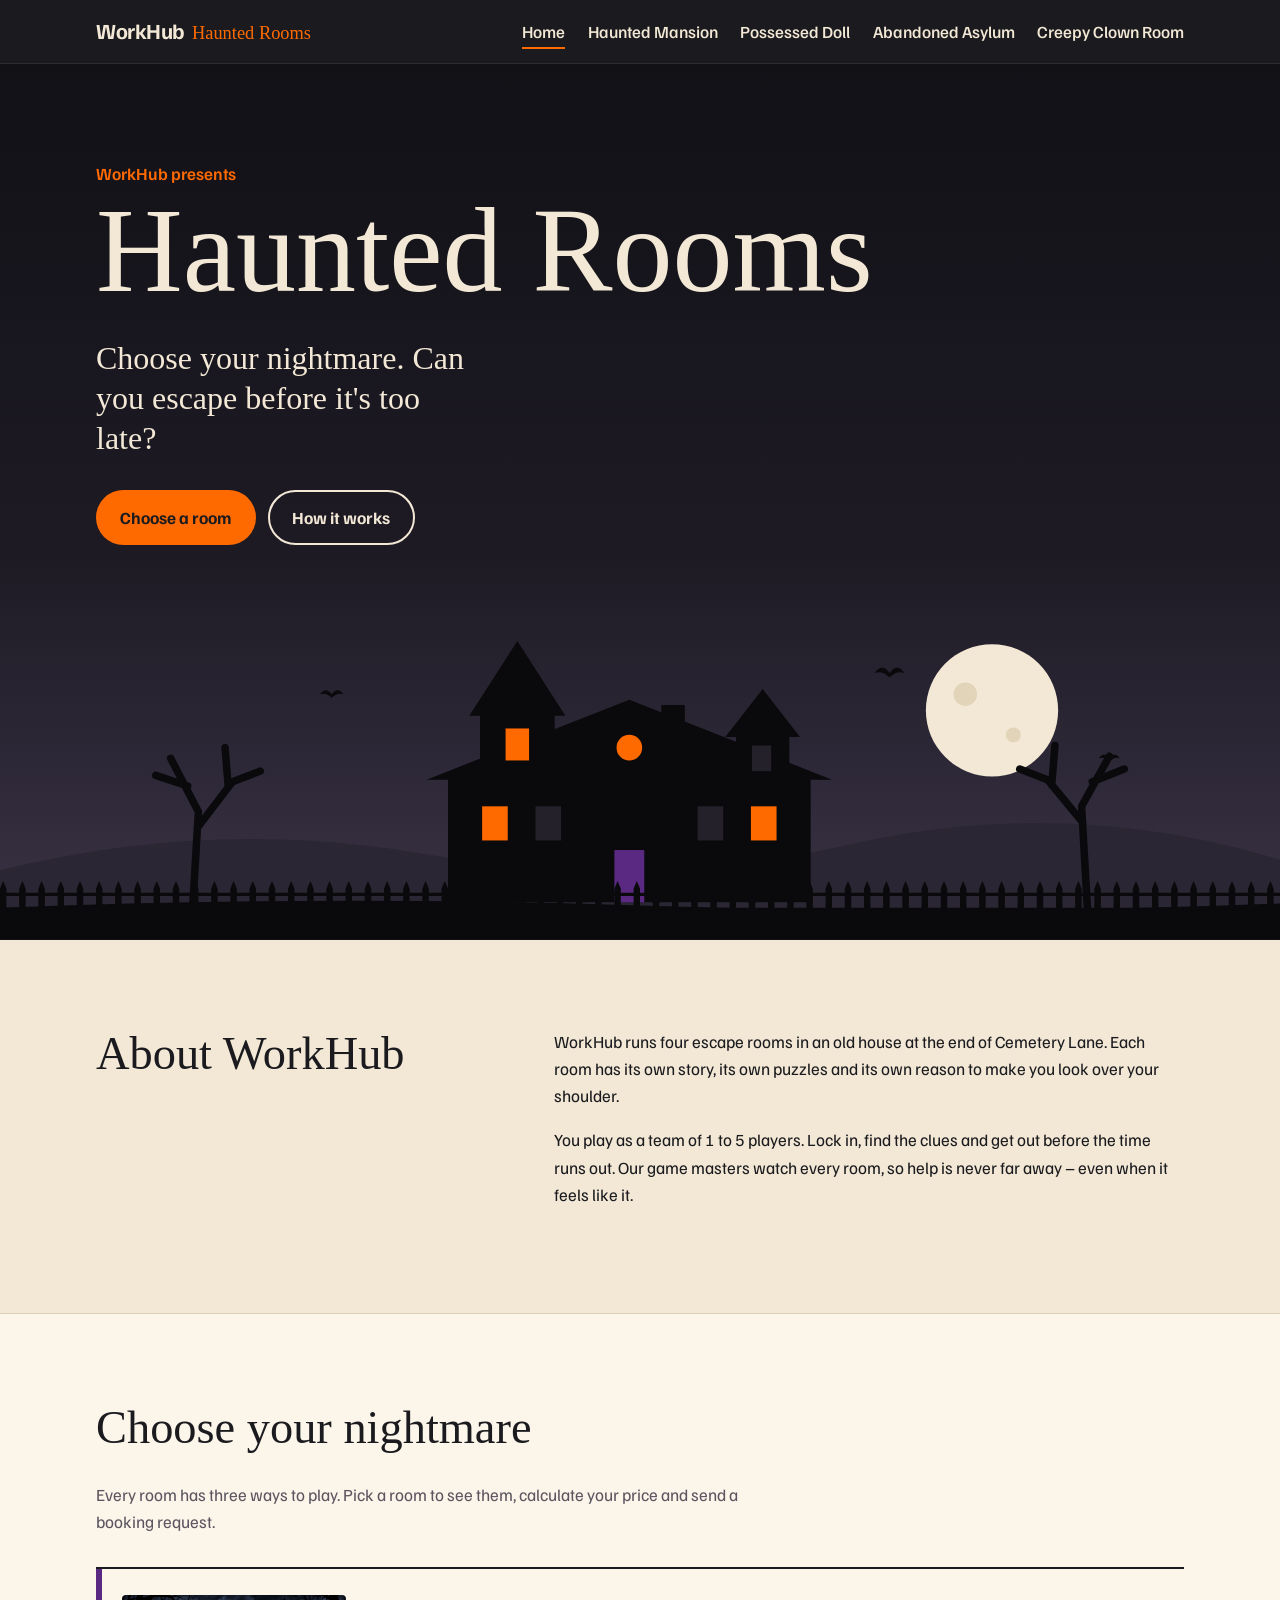
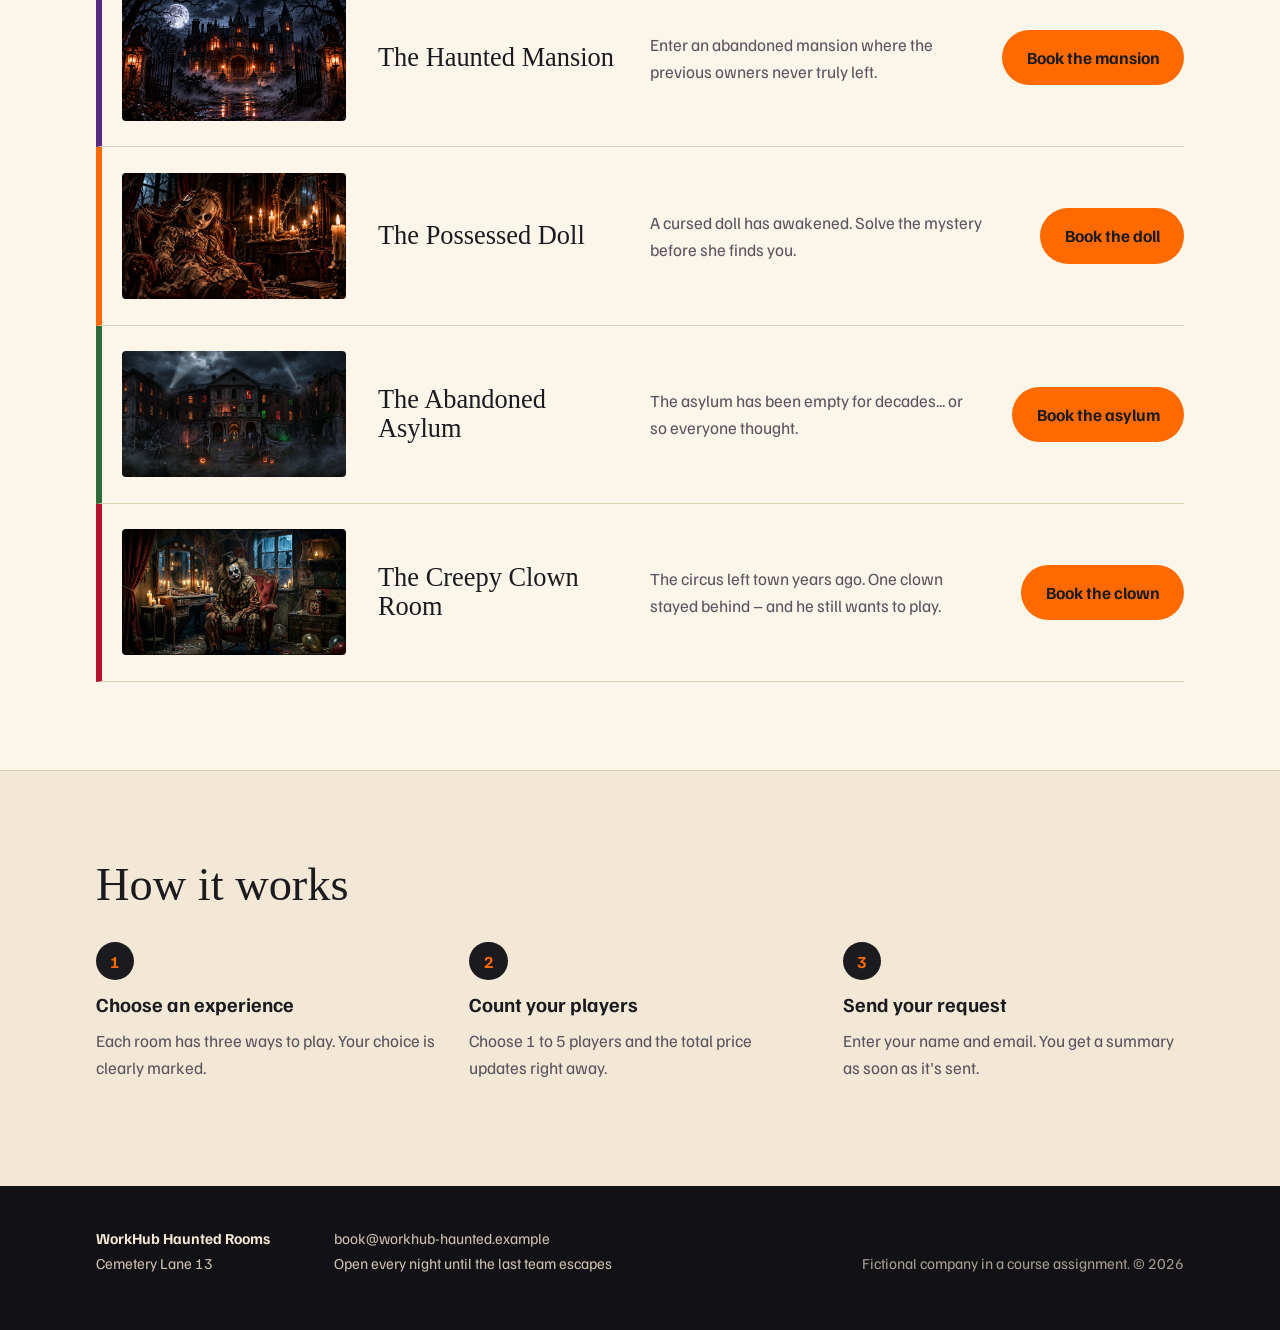
<file: index.html>
<!DOCTYPE html>
<html lang="en">
<head>
  <meta charset="UTF-8">
  <meta name="viewport" content="width=device-width, initial-scale=1">
  <link rel="preconnect" href="https://fonts.googleapis.com">
  <link rel="preconnect" href="https://fonts.gstatic.com" crossorigin>
  <link href="https://fonts.googleapis.com/css2?family=Familjen+Grotesk:wght@400;500;600;700&family=IM+Fell+English&display=swap" rel="stylesheet">
  <link rel="stylesheet" href="styles.css">
  <script src="app.js" defer></script>
  <title>Haunted Rooms – WorkHub escape rooms</title>
  <meta name="description" content="Four escape rooms from WorkHub. Choose your nightmare and book for 1 to 5 players.">
</head>
<body>
  <a class="skip-link" href="#main">Skip to content</a>

  <!-- Gemensamt sidhuvud: samma på alla sidor -->
  <header class="site-header">
    <div class="header-inner">
      <a class="logo" href="index.html">
        <span class="logo-name">WorkHub</span>
        <span class="logo-sub">Haunted Rooms</span>
      </a>

      <button class="nav-toggle" type="button" aria-expanded="false" aria-controls="site-nav">
        Menu
      </button>

      <nav id="site-nav" class="site-nav" aria-label="Main menu">
        <ul>
          <li><a href="index.html">Home</a></li>
          <li><a href="haunted-mansion.html">Haunted Mansion</a></li>
          <li><a href="possessed-doll.html">Possessed Doll</a></li>
          <li><a href="abandoned-asylum.html">Abandoned Asylum</a></li>
          <li><a href="creepy-clown.html">Creepy Clown Room</a></li>
        </ul>
      </nav>
    </div>
  </header>

  <main id="main">
    <!-- Hero -->
    <section class="hero" aria-labelledby="hero-title">
      <div class="hero-text">
        <p class="hero-kicker">WorkHub presents</p>
        <h1 id="hero-title">Haunted Rooms</h1>
        <p class="hero-lead">Choose your nightmare. Can you escape before it's too late?</p>
        <div class="hero-actions">
          <a class="button button-primary" href="#rooms">Choose a room</a>
          <a class="button button-light" href="#how">How it works</a>
        </div>
      </div>

      <!-- Spökhus i månsken: ren SVG, inga bildfiler -->
      <svg class="scene" viewBox="0 -80 1200 400" preserveAspectRatio="xMidYMax slice" aria-hidden="true" focusable="false">
        <circle class="moon" cx="930" cy="105" r="62"/>
        <circle class="moon-crater" cx="905" cy="90" r="11"/>
        <circle class="moon-crater" cx="950" cy="128" r="7"/>

        <g class="bats">
          <path d="M0 0 Q5 -7 10 0 Q15 -7 20 0 Q15 -2 10 3 Q5 -2 0 0Z" transform="translate(820 70) scale(1.4)"/>
          <path d="M0 0 Q5 -7 10 0 Q15 -7 20 0 Q15 -2 10 3 Q5 -2 0 0Z" transform="translate(1030 150)"/>
          <path d="M0 0 Q5 -7 10 0 Q15 -7 20 0 Q15 -2 10 3 Q5 -2 0 0Z" transform="translate(300 90) scale(1.1)"/>
        </g>

        <path class="hills" d="M0 255 Q200 205 400 240 T800 230 T1200 245 V320 H0 Z"/>

        <!-- Huset -->
        <path class="house" d="M420 285 V170 H400 L590 95 L780 170 H760 V285 Z
                               M450 170 V110 H440 L485 40 L530 110 H520 V170 Z
                               M690 170 V130 H680 L715 85 L750 130 H740 V170 Z
                               M620 140 V100 H642 V140 Z"/>
        <rect class="window" x="474" y="122" width="22" height="30"/>
        <circle class="window window-flicker" cx="590" cy="140" r="12"/>
        <rect class="window window-dark" x="705" y="138" width="18" height="24"/>
        <rect class="window" x="452" y="195" width="24" height="32"/>
        <rect class="window window-dark" x="502" y="195" width="24" height="32"/>
        <rect class="window window-dark" x="654" y="195" width="24" height="32"/>
        <rect class="window" x="704" y="195" width="24" height="32"/>
        <rect class="door" x="576" y="236" width="28" height="49"/>

        <!-- Kala träd -->
        <path class="tree" d="M180 300 L186 200 L160 150 M185 215 L218 172 L244 162 M176 176 L146 166 M214 177 L211 140"/>
        <path class="tree" d="M1020 300 L1014 195 L1040 148 M1015 210 L982 170 L956 160 M1024 172 L1054 160 M986 175 L989 138"/>

        <path class="ground" d="M0 290 Q300 278 600 288 T1200 286 V320 H0 Z"/>
        <path class="fence" d="M0 300 V272 L3 265 L6 272 V300 Z M18 300 V272 L21 265 L24 272 V300 Z M36 300 V272 L39 265 L42 272 V300 Z M54 300 V272 L57 265 L60 272 V300 Z M72 300 V272 L75 265 L78 272 V300 Z M90 300 V272 L93 265 L96 272 V300 Z M108 300 V272 L111 265 L114 272 V300 Z M126 300 V272 L129 265 L132 272 V300 Z M144 300 V272 L147 265 L150 272 V300 Z M162 300 V272 L165 265 L168 272 V300 Z M180 300 V272 L183 265 L186 272 V300 Z M198 300 V272 L201 265 L204 272 V300 Z M216 300 V272 L219 265 L222 272 V300 Z M234 300 V272 L237 265 L240 272 V300 Z M252 300 V272 L255 265 L258 272 V300 Z M270 300 V272 L273 265 L276 272 V300 Z M288 300 V272 L291 265 L294 272 V300 Z M306 300 V272 L309 265 L312 272 V300 Z M324 300 V272 L327 265 L330 272 V300 Z M342 300 V272 L345 265 L348 272 V300 Z M360 300 V272 L363 265 L366 272 V300 Z M378 300 V272 L381 265 L384 272 V300 Z M396 300 V272 L399 265 L402 272 V300 Z M414 300 V272 L417 265 L420 272 V300 Z M432 300 V272 L435 265 L438 272 V300 Z M450 300 V272 L453 265 L456 272 V300 Z M468 300 V272 L471 265 L474 272 V300 Z M486 300 V272 L489 265 L492 272 V300 Z M504 300 V272 L507 265 L510 272 V300 Z M522 300 V272 L525 265 L528 272 V300 Z M540 300 V272 L543 265 L546 272 V300 Z M558 300 V272 L561 265 L564 272 V300 Z M576 300 V272 L579 265 L582 272 V300 Z M594 300 V272 L597 265 L600 272 V300 Z M612 300 V272 L615 265 L618 272 V300 Z M630 300 V272 L633 265 L636 272 V300 Z M648 300 V272 L651 265 L654 272 V300 Z M666 300 V272 L669 265 L672 272 V300 Z M684 300 V272 L687 265 L690 272 V300 Z M702 300 V272 L705 265 L708 272 V300 Z M720 300 V272 L723 265 L726 272 V300 Z M738 300 V272 L741 265 L744 272 V300 Z M756 300 V272 L759 265 L762 272 V300 Z M774 300 V272 L777 265 L780 272 V300 Z M792 300 V272 L795 265 L798 272 V300 Z M810 300 V272 L813 265 L816 272 V300 Z M828 300 V272 L831 265 L834 272 V300 Z M846 300 V272 L849 265 L852 272 V300 Z M864 300 V272 L867 265 L870 272 V300 Z M882 300 V272 L885 265 L888 272 V300 Z M900 300 V272 L903 265 L906 272 V300 Z M918 300 V272 L921 265 L924 272 V300 Z M936 300 V272 L939 265 L942 272 V300 Z M954 300 V272 L957 265 L960 272 V300 Z M972 300 V272 L975 265 L978 272 V300 Z M990 300 V272 L993 265 L996 272 V300 Z M1008 300 V272 L1011 265 L1014 272 V300 Z M1026 300 V272 L1029 265 L1032 272 V300 Z M1044 300 V272 L1047 265 L1050 272 V300 Z M1062 300 V272 L1065 265 L1068 272 V300 Z M1080 300 V272 L1083 265 L1086 272 V300 Z M1098 300 V272 L1101 265 L1104 272 V300 Z M1116 300 V272 L1119 265 L1122 272 V300 Z M1134 300 V272 L1137 265 L1140 272 V300 Z M1152 300 V272 L1155 265 L1158 272 V300 Z M1170 300 V272 L1173 265 L1176 272 V300 Z M1188 300 V272 L1191 265 L1194 272 V300 Z M0 276 H1200 V279 H0 Z M0 290 H1200 V293 H0 Z"/>
      </svg>
    </section>

    <!-- Om företaget -->
    <section class="about section" aria-labelledby="about-title">
      <div class="container about-grid">
        <h2 id="about-title">About WorkHub</h2>
        <div class="about-text">
          <p>
            WorkHub runs four escape rooms in an old house at the end of
            Cemetery Lane. Each room has its own story, its own puzzles and
            its own reason to make you look over your shoulder.
          </p>
          <p>
            You play as a team of 1 to 5 players. Lock in, find the clues and
            get out before the time runs out. Our game masters watch every
            room, so help is never far away – even when it feels like it.
          </p>
        </div>
      </div>
    </section>

    <!-- Länkar till alla bokningssidor -->
    <section id="rooms" class="rooms section" aria-labelledby="rooms-title">
      <div class="container">
        <h2 id="rooms-title">Choose your nightmare</h2>
        <p class="section-intro">Every room has three ways to play. Pick a room to see them, calculate your price and send a booking request.</p>

        <ul class="room-list">
          <li class="room-row" data-room="mansion">
            <img class="room-image" src="images/haunted-mansion.jpg" alt="A gothic mansion with glowing windows behind an iron gate under a full moon" width="1600" height="900" loading="lazy">
            <h3>The Haunted Mansion</h3>
            <p>Enter an abandoned mansion where the previous owners never truly left.</p>
            <a class="button button-primary" href="haunted-mansion.html">Book the mansion</a>
          </li>
          <li class="room-row" data-room="doll">
            <img class="room-image" src="images/possessed-doll.jpg" alt="A cracked porcelain doll sitting in a velvet armchair among candles" width="1600" height="900" loading="lazy">
            <h3>The Possessed Doll</h3>
            <p>A cursed doll has awakened. Solve the mystery before she finds you.</p>
            <a class="button button-primary" href="possessed-doll.html">Book the doll</a>
          </li>
          <li class="room-row" data-room="asylum">
            <img class="room-image" src="images/abandoned-asylum-background.jpg" alt="An abandoned asylum at night with glowing windows, jack-o'-lanterns and fog behind an iron fence" width="1920" height="815" loading="lazy">
            <h3>The Abandoned Asylum</h3>
            <p>The asylum has been empty for decades... or so everyone thought.</p>
            <a class="button button-primary" href="abandoned-asylum.html">Book the asylum</a>
          </li>
          <li class="room-row" data-room="clown">
            <img class="room-image" src="images/creepy-clown.jpg" alt="A clown in a top hat sitting in a red armchair in a candlelit dressing room" width="1600" height="900" loading="lazy">
            <h3>The Creepy Clown Room</h3>
            <p>The circus left town years ago. One clown stayed behind – and he still wants to play.</p>
            <a class="button button-primary" href="creepy-clown.html">Book the clown</a>
          </li>
        </ul>
      </div>
    </section>

    <!-- Bokningsflödet steg för steg -->
    <section id="how" class="how section" aria-labelledby="how-title">
      <div class="container">
        <h2 id="how-title">How it works</h2>
        <ol class="steps">
          <li>
            <h3>Choose an experience</h3>
            <p>Each room has three ways to play. Your choice is clearly marked.</p>
          </li>
          <li>
            <h3>Count your players</h3>
            <p>Choose 1 to 5 players and the total price updates right away.</p>
          </li>
          <li>
            <h3>Send your request</h3>
            <p>Enter your name and email. You get a summary as soon as it's sent.</p>
          </li>
        </ol>
      </div>
    </section>
  </main>

  <!-- Gemensam sidfot: samma på alla sidor -->
  <footer class="site-footer">
    <div class="container footer-inner">
      <p><strong>WorkHub Haunted Rooms</strong><br>Cemetery Lane 13</p>
      <p>book@workhub-haunted.example<br>Open every night until the last team escapes</p>
      <p class="footer-note">Fictional company in a course assignment. &copy; <span id="current-year">2026</span></p>
    </div>
  </footer>
</body>
</html>
</file>
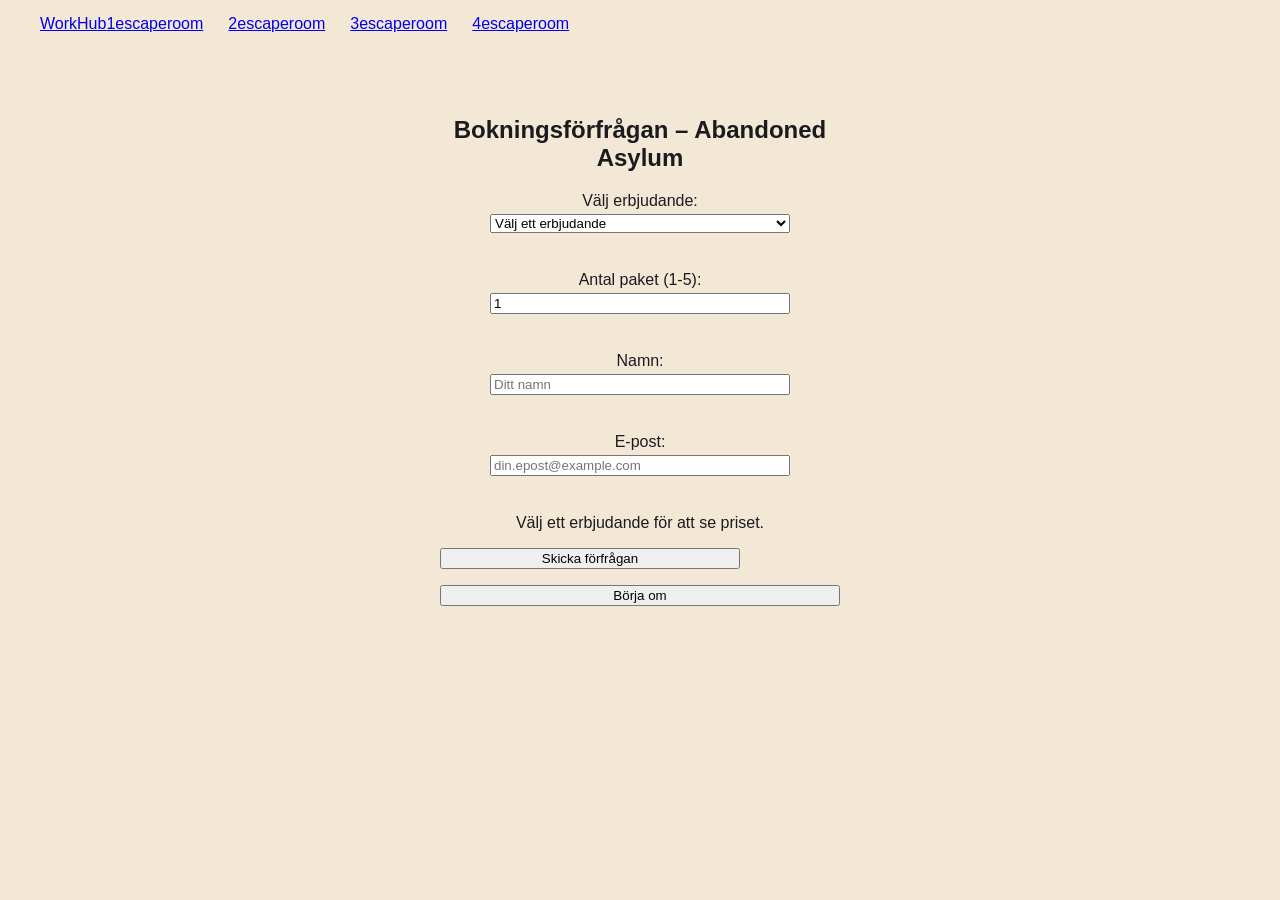
<file: Abandoned-Asylum-Room.html>
<!DOCTYPE html>
<html lang="sv">
<head>
    <meta charset="UTF-8">
    <meta name="viewport" content="width=device-width, initial-scale=1.0">
    <title>Abandoned Asylum | WorkHub Bookings</title>
    <link rel="stylesheet" href="Abandoned-Asylum-Room.css">
    <style>
       main {
            display: flex;
            align-items: center;
            text-align: center;

        }

        .asylum-header {
            /* Takes up the full width at the top */
            display: flex;
            width: 100%;
            
            /* Optional: keeps it pinned at the top even when scrolling */
            position: sticky; /* or position: fixed; */
            top: 0;
            left: 0;
            z-index: 1000; /* ensures it stays above other content */
        }

        .asylum-nav {
            display: flex;
            justify-content: space-between;
            align-items: center;
            padding: 15px 40px;
            box-shadow: 0 2px 4px var(--shadow);
        }

        .asylum-nav-links {
            list-style: none;
            padding: 0;
            margin: 0; 
            display: flex;
            gap: 25px;
            list-style: none;
        }
        /* Center the main container horizontally and vertically */
        .booking-container {
            display: flex;
            flex-direction: column;
            align-items: center;
            justify-content: center;
            max-width: 400px;
            margin: 3rem auto;
            text-align: center;
        }

        /* Stack the form and set full width */
        #asylumBookingForm {
            width: 100%;
            display: flex;
            flex-direction: column;
            gap: 1rem;
        }

        /* Stack label above input and center them */
        .form-group {
            display: flex;
            flex-direction: column;
            align-items: center;
            gap: 0.25rem;
        }

        .field-error {
            min-height: 1.25em;
            color: #8b1e1e;
            font-size: 0.9rem;
        }

        .form-group input[aria-invalid="true"],
        .form-group select[aria-invalid="true"] {
            border: 2px solid #8b1e1e;
        }

        /* Make inputs uniform */
        .form-group input,
        .form-group select,
        #asylumSubmitBtn {
            width: 100%;
            max-width: 300px;
            box-sizing: border-box;
        }

        /* Keep summary hidden until needed */
        .summary-section.hidden {
            display: none !important;
        }

        /* Center summary section when visible */
        .summary-section {
            display: flex;
            flex-direction: column;
            align-items: center;
            width: 100%;
        }
    </style>
</head>
<body>
  <header class="asylum-header">
    <nav class="asylum-nav">
      <a href="Abandoned-Asylum-Room.html" class="asylum-nav-logo">WorkHub</a>
      <ul class="asylum-nav-links">
        <li><a href="room1.html">1escaperoom</a></li>
        <li><a href="room2.html">2escaperoom</a></li>
        <li><a href="room3.html">3escaperoom</a></li>
        <li><a href="room4.html">4escaperoom</a></li>
      </ul>
    </nav>
  </header>

  <main class="booking-container">
    <h2>Bokningsförfrågan – Abandoned Asylum</h2>

    <!-- Form Section -->
    <form id="asylumBookingForm" novalidate>
      <div class="form-group">
        <label for="asylumOfferSelect">Välj erbjudande:</label>
        <select id="asylumOfferSelect" name="offer" aria-describedby="asylumOfferError" aria-invalid="false">
          <option value="">Välj ett erbjudande</option>
        </select>
        <span id="asylumOfferError" class="field-error" aria-live="polite"></span>
      </div>

      <div class="form-group">
        <label for="asylumQuantityInput">Antal paket (1-5):</label>
        <input type="number" id="asylumQuantityInput" name="quantity" min="1" max="5" value="1"
          aria-describedby="asylumQuantityError" aria-invalid="false">
        <span id="asylumQuantityError" class="field-error" aria-live="polite"></span>
      </div>

      <div class="form-group">
        <label for="asylumNameInput">Namn:</label>
        <input type="text" id="asylumNameInput" name="name" placeholder="Ditt namn"
          aria-describedby="asylumNameError" aria-invalid="false">
        <span id="asylumNameError" class="field-error" aria-live="polite"></span>
      </div>

      <div class="form-group">
        <label for="asylumEmailInput">E-post:</label>
        <input type="email" id="asylumEmailInput" name="email" placeholder="din.epost@example.com"
          aria-describedby="asylumEmailError" aria-invalid="false">
        <span id="asylumEmailError" class="field-error" aria-live="polite"></span>
      </div>

      <div id="asylumPriceDisplay" class="price-display" aria-live="polite">
        Välj ett erbjudande för att se priset.
      </div>

      <button type="submit" id="asylumSubmitBtn">Skicka förfrågan</button>
      <button type="button" id="asylumResetBtn">Börja om</button>
    </form>

    <!-- Summary Section (Hidden initially) -->
    <section id="asylumSummarySection" class="summary-section hidden">
      <h3>Förfrågan bekräftad</h3>
      <p>Din bokningsförfrågan är avslutad. Välj Börja om om du vill göra en ny.</p>
      <p><strong>Namn:</strong> <span id="asylumSummaryName"></span></p>
      <p><strong>E-post:</strong> <span id="asylumSummaryEmail"></span></p>
      <p><strong>Erbjudande:</strong> <span id="asylumSummaryOffer"></span></p>
      <p><strong>Antal paket:</strong> <span id="asylumSummaryQuantity"></span></p>
      <p><strong>Totalt:</strong> <span id="asylumSummaryTotal"></span></p>
    </section>
  </main>
    <script src="Abandoned-Asylum-Room.js"></script>
</body>
</html>
</file>
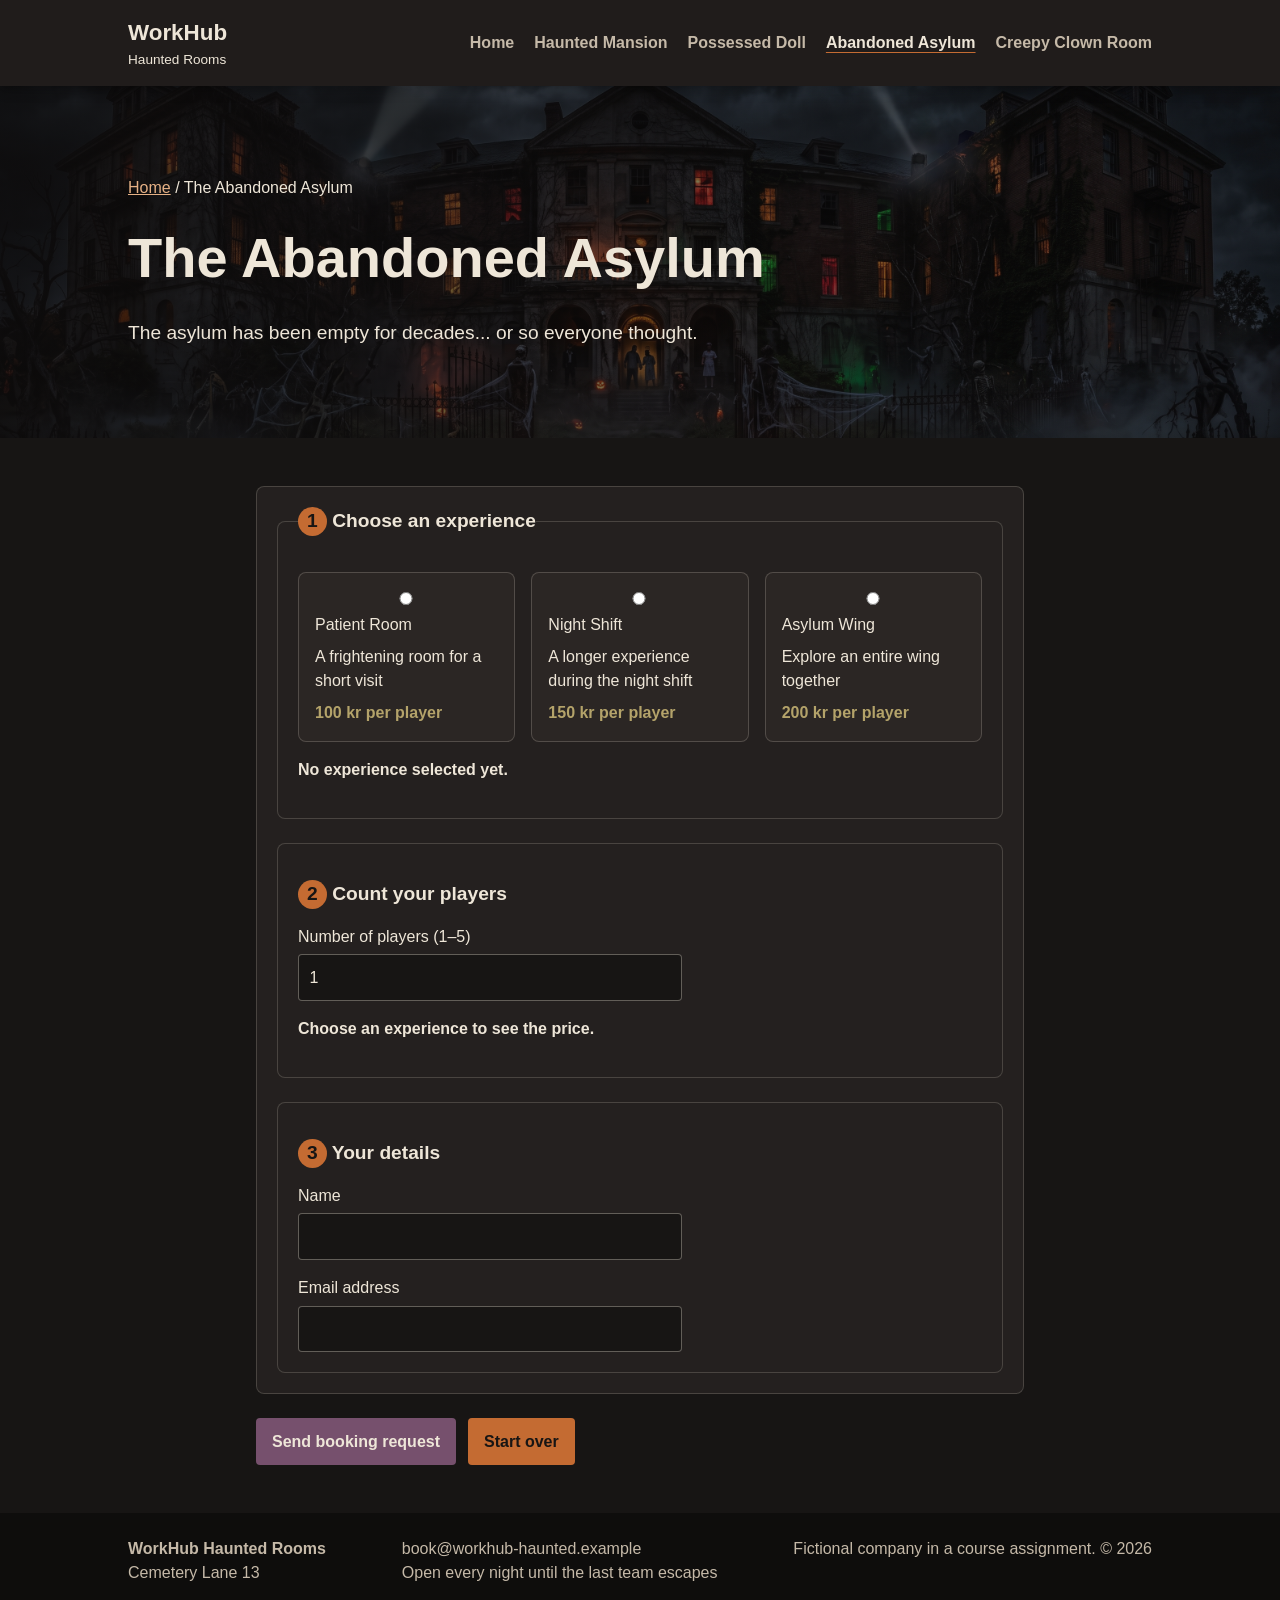
<file: Abandoned-Asylum.html>
<!DOCTYPE html>
<html lang="en">
<head>
  <meta charset="UTF-8">
  <meta name="viewport" content="width=device-width, initial-scale=1">
  <title>The Abandoned Asylum – Haunted Rooms by WorkHub</title>
  <link rel="stylesheet" href="Abandoned-Asylum.css">
  <script src="Abandoned-Asylum.js" defer></script>
</head>
<body data-activity="asylum">
  <a class="skip-link" href="#main">Skip to content</a>

  <header class="site-header">
    <div class="header-inner">
      <a class="logo" href="index.html">
        <span class="logo-name">WorkHub</span>
        <span class="logo-sub">Haunted Rooms</span>
      </a>

      <nav class="site-nav" aria-label="Main menu">
        <ul>
          <li><a href="index.html">Home</a></li>
          <li><a href="haunted-mansion.html">Haunted Mansion</a></li>
          <li><a href="possessed-doll.html">Possessed Doll</a></li>
          <li><a href="Abandoned-Asylum.html" aria-current="page">Abandoned Asylum</a></li>
          <li><a href="creepy-clown.html">Creepy Clown Room</a></li>
        </ul>
      </nav>
    </div>
  </header>

  <main id="main">
    <section class="page-intro">
      <div class="container">
        <p class="breadcrumb"><a href="index.html">Home</a> / The Abandoned Asylum</p>
        <h1>The Abandoned Asylum</h1>
        <p class="page-lead">The asylum has been empty for decades... or so everyone thought.</p>
      </div>
    </section>

    <section class="section booking" aria-label="Booking form">
      <div class="container booking-layout">
        <form id="booking-form" class="booking-form" novalidate>
          <fieldset id="booking-fields" class="booking-fields">
            <legend class="visually-hidden">Booking details</legend>

            <fieldset class="form-step offer-group">
              <legend><span class="step-number">1</span> Choose an experience</legend>
              <div id="offer-list" class="offer-cards"></div>
              <p id="selected-offer" class="selected-offer" aria-live="polite">
                No experience selected yet.
              </p>
              <p id="offer-error" class="field-error" aria-live="polite" hidden></p>
            </fieldset>

            <div class="form-step">
              <h2 class="step-title"><span class="step-number">2</span> Count your players</h2>
              <div class="field">
                <label for="quantity">Number of players (1–5)</label>
                <input id="quantity" name="quantity" type="text" inputmode="numeric" value="1"
                  autocomplete="off" aria-describedby="quantity-error" aria-invalid="false">
                <p id="quantity-error" class="field-error" aria-live="polite" hidden></p>
              </div>
              <p id="price-output" class="price-output" aria-live="polite">
                Choose an experience to see the price.
              </p>
            </div>

            <div class="form-step">
              <h2 class="step-title"><span class="step-number">3</span> Your details</h2>
              <div class="field">
                <label for="customer-name">Name</label>
                <input id="customer-name" name="name" type="text" autocomplete="name"
                  aria-describedby="name-error" aria-invalid="false">
                <p id="name-error" class="field-error" aria-live="polite" hidden></p>
              </div>
              <div class="field">
                <label for="customer-email">Email address</label>
                <input id="customer-email" name="email" type="text" inputmode="email"
                  autocomplete="email" aria-describedby="email-error" aria-invalid="false">
                <p id="email-error" class="field-error" aria-live="polite" hidden></p>
              </div>
            </div>
          </fieldset>

          <div class="form-actions">
            <button id="submit-button" type="submit" class="button button-primary">
              Send booking request
            </button>
            <button id="restart-button" type="button" class="button button-secondary">
              Start over
            </button>
          </div>
        </form>

        <section id="confirmation" class="confirmation" tabindex="-1"
          aria-labelledby="confirmation-title" hidden>
          <h2 id="confirmation-title">Your booking request has been confirmed</h2>
          <dl class="summary">
            <dt>Name</dt>
            <dd id="summary-name"></dd>
            <dt>Email address</dt>
            <dd id="summary-email"></dd>
            <dt>Experience</dt>
            <dd id="summary-offer"></dd>
            <dt>Players</dt>
            <dd id="summary-quantity"></dd>
            <dt>Total price</dt>
            <dd id="summary-total"></dd>
          </dl>
          <p>Your request is complete. Choose Start over to make a new request.</p>
        </section>
      </div>
    </section>
  </main>

  <footer class="site-footer">
    <div class="container footer-inner">
      <p><strong>WorkHub Haunted Rooms</strong><br>Cemetery Lane 13</p>
      <p>book@workhub-haunted.example<br>Open every night until the last team escapes</p>
      <p class="footer-note">Fictional company in a course assignment. &copy; 2026</p>
    </div>
  </footer>
</body>
</html>
</file>
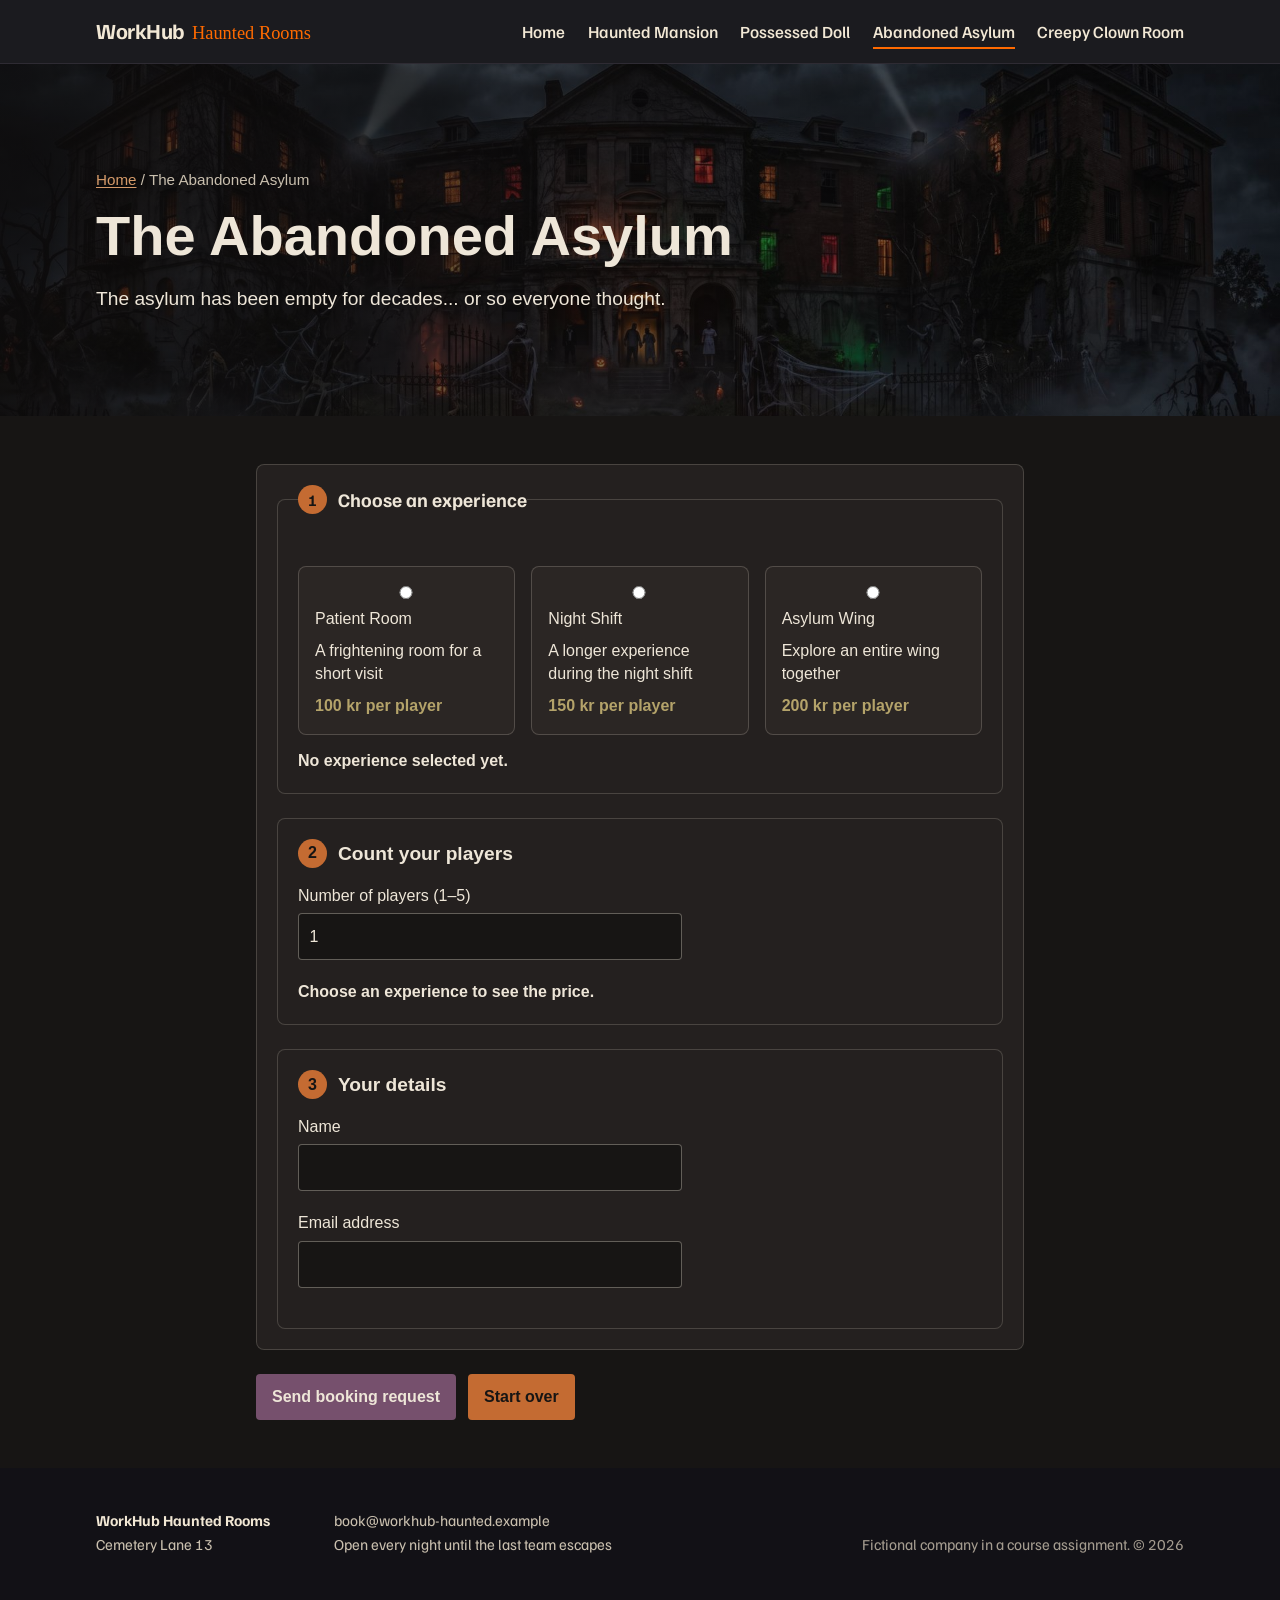
<file: abandoned-asylum.html>
<!DOCTYPE html>
<html lang="en">
<head>
  <meta charset="UTF-8">
  <meta name="viewport" content="width=device-width, initial-scale=1">
  <title>The Abandoned Asylum – Haunted Rooms by WorkHub</title>
  <link rel="preconnect" href="https://fonts.googleapis.com">
  <link rel="preconnect" href="https://fonts.gstatic.com" crossorigin>
  <link href="https://fonts.googleapis.com/css2?family=Familjen+Grotesk:wght@400;500;600;700&family=IM+Fell+English&display=swap" rel="stylesheet">
  <!-- Gemensam design för sidhuvud, meny och sidfot -->
  <link rel="stylesheet" href="styles.css">
  <!-- Leos egen design, laddas efter den gemensamma -->
  <link rel="stylesheet" href="abandoned-asylum.css">
  <!-- Gemensam JavaScript: mobilmenyn och markeringen av aktuell sida -->
  <script src="app.js" defer></script>
  <script src="abandoned-asylum.js" defer></script>
</head>
<body data-activity="asylum">
  <a class="skip-link" href="#main">Skip to content</a>

  <!-- Gemensamt sidhuvud: samma på alla sidor -->
  <header class="site-header">
    <div class="header-inner">
      <a class="logo" href="index.html">
        <span class="logo-name">WorkHub</span>
        <span class="logo-sub">Haunted Rooms</span>
      </a>

      <button class="nav-toggle" type="button" aria-expanded="false" aria-controls="site-nav">
        Menu
      </button>

      <nav id="site-nav" class="site-nav" aria-label="Main menu">
        <ul>
          <li><a href="index.html">Home</a></li>
          <li><a href="haunted-mansion.html">Haunted Mansion</a></li>
          <li><a href="possessed-doll.html">Possessed Doll</a></li>
          <li><a href="abandoned-asylum.html">Abandoned Asylum</a></li>
          <li><a href="creepy-clown.html">Creepy Clown Room</a></li>
        </ul>
      </nav>
    </div>
  </header>


  <main id="main">
    <section class="page-intro">
      <div class="container">
        <p class="breadcrumb"><a href="index.html">Home</a> / The Abandoned Asylum</p>
        <h1>The Abandoned Asylum</h1>
        <p class="page-lead">The asylum has been empty for decades... or so everyone thought.</p>
      </div>
    </section>

    <section class="section booking" aria-label="Booking form">
      <div class="container booking-layout">
        <form id="booking-form" class="booking-form" novalidate>
          <fieldset id="booking-fields" class="booking-fields">
            <legend class="visually-hidden">Booking details</legend>

            <fieldset class="form-step offer-group">
              <legend><span class="step-number">1</span> Choose an experience</legend>
              <div id="offer-list" class="offer-cards"></div>
              <p id="selected-offer" class="selected-offer" aria-live="polite">
                No experience selected yet.
              </p>
              <p id="offer-error" class="field-error" aria-live="polite" hidden></p>
            </fieldset>

            <div class="form-step">
              <h2 class="step-title"><span class="step-number">2</span> Count your players</h2>
              <div class="field">
                <label for="quantity">Number of players (1–5)</label>
                <input id="quantity" name="quantity" type="text" inputmode="numeric" value="1"
                  autocomplete="off" aria-describedby="quantity-error" aria-invalid="false">
                <p id="quantity-error" class="field-error" aria-live="polite" hidden></p>
              </div>
              <p id="price-output" class="price-output" aria-live="polite">
                Choose an experience to see the price.
              </p>
            </div>

            <div class="form-step">
              <h2 class="step-title"><span class="step-number">3</span> Your details</h2>
              <div class="field">
                <label for="customer-name">Name</label>
                <input id="customer-name" name="name" type="text" autocomplete="name"
                  aria-describedby="name-error" aria-invalid="false">
                <p id="name-error" class="field-error" aria-live="polite" hidden></p>
              </div>
              <div class="field">
                <label for="customer-email">Email address</label>
                <input id="customer-email" name="email" type="text" inputmode="email"
                  autocomplete="email" aria-describedby="email-error" aria-invalid="false">
                <p id="email-error" class="field-error" aria-live="polite" hidden></p>
              </div>
            </div>
          </fieldset>

          <div class="form-actions">
            <button id="submit-button" type="submit" class="button button-primary">
              Send booking request
            </button>
            <button id="restart-button" type="button" class="button button-secondary">
              Start over
            </button>
          </div>
        </form>

        <section id="confirmation" class="confirmation" tabindex="-1"
          aria-labelledby="confirmation-title" hidden>
          <h2 id="confirmation-title">Your booking request has been confirmed</h2>
          <dl class="summary">
            <dt>Name</dt>
            <dd id="summary-name"></dd>
            <dt>Email address</dt>
            <dd id="summary-email"></dd>
            <dt>Experience</dt>
            <dd id="summary-offer"></dd>
            <dt>Players</dt>
            <dd id="summary-quantity"></dd>
            <dt>Total price</dt>
            <dd id="summary-total"></dd>
          </dl>
          <p>Your request is complete. Choose Start over to make a new request.</p>
        </section>
      </div>
    </section>
  </main>

  <!-- Gemensam sidfot: samma på alla sidor -->
  <footer class="site-footer">
    <div class="container footer-inner">
      <p><strong>WorkHub Haunted Rooms</strong><br>Cemetery Lane 13</p>
      <p>book@workhub-haunted.example<br>Open every night until the last team escapes</p>
      <p class="footer-note">Fictional company in a course assignment. &copy; <span id="current-year">2026</span></p>
    </div>
  </footer>
</body>
</html>
</file>
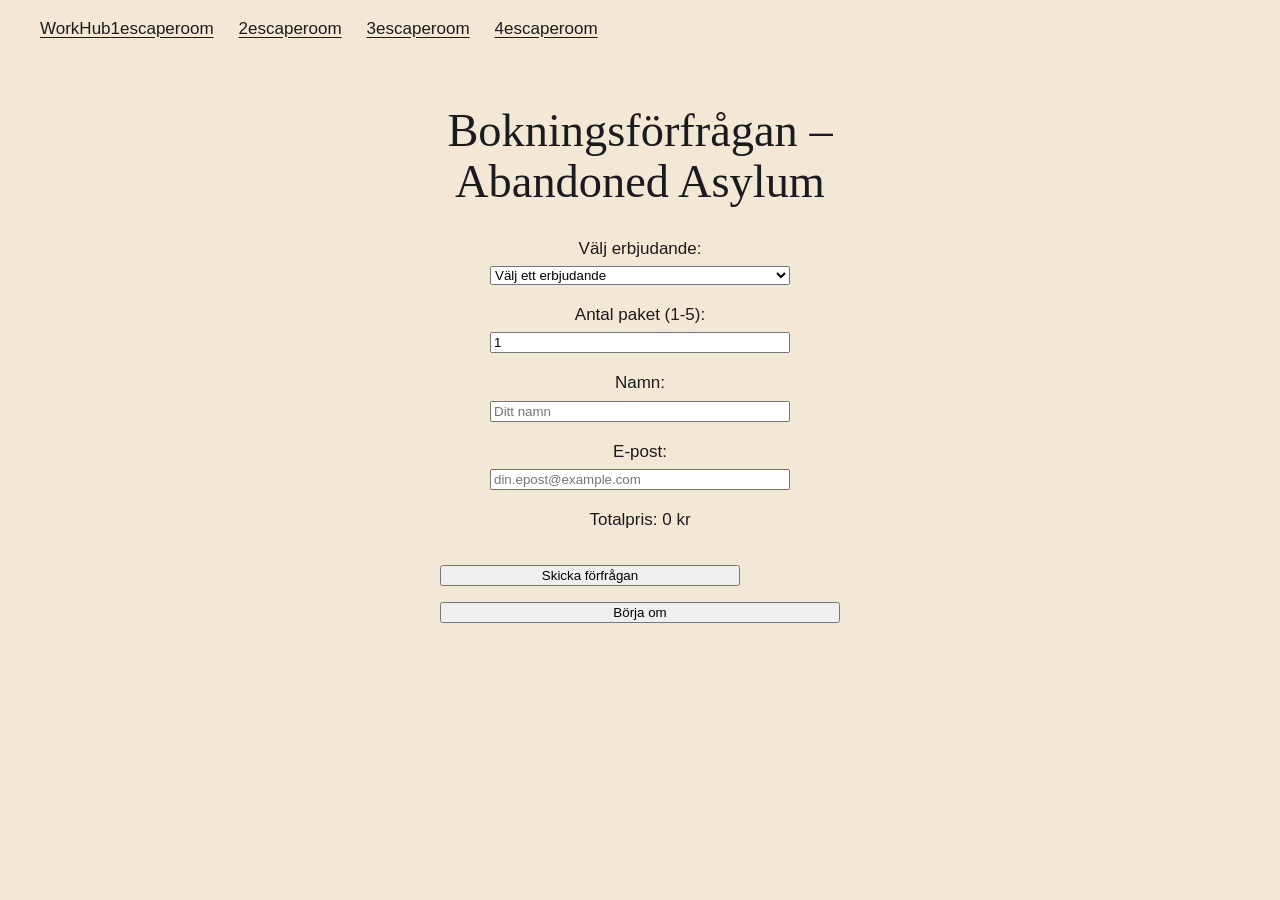
<file: Abandoned-Asylym-Room.html>
<!DOCTYPE html>
<html lang="en">
<head>
    <meta charset="UTF-8">
    <meta name="viewport" content="width=device-width, initial-scale=1.0">
    <title>Abandoned Asylum | WorkHub Bookings</title>
    <link rel="stylesheet" href="styles.css">
    <style>
       main {
            display: flex;
            align-items: center;
            text-align: center;

        }

        .asylum-header {
            /* Takes up the full width at the top */
            display: flex;
            width: 100%;
            
            /* Optional: keeps it pinned at the top even when scrolling */
            position: sticky; /* or position: fixed; */
            top: 0;
            left: 0;
            z-index: 1000; /* ensures it stays above other content */
        }

        .asylum-nav {
            display: flex;
            justify-content: space-between;
            align-items: center;
            padding: 15px 40px;
            box-shadow: 0 2px 4px var(--shadow);
        }

        .asylum-nav-links {
            list-style: none;
            padding: 0;
            margin: 0; 
            display: flex;
            gap: 25px;
            list-style: none;
        }
        /* Center the main container horizontally and vertically */
        .booking-container {
            display: flex;
            flex-direction: column;
            align-items: center;
            justify-content: center;
            max-width: 400px;
            margin: 3rem auto;
            text-align: center;
        }

        /* Stack the form and set full width */
        #asylumBookingForm {
            width: 100%;
            display: flex;
            flex-direction: column;
            gap: 1rem;
        }

        /* Stack label above input and center them */
        .form-group {
            display: flex;
            flex-direction: column;
            align-items: center;
            gap: 0.25rem;
        }

        /* Make inputs uniform */
        .form-group input,
        .form-group select,
        #asylumSubmitBtn {
            width: 100%;
            max-width: 300px;
            box-sizing: border-box;
        }

        /* Keep summary hidden until needed */
        .summary-section.hidden {
            display: none !important;
        }

        /* Center summary section when visible */
        .summary-section {
            display: flex;
            flex-direction: column;
            align-items: center;
            width: 100%;
        }
    </style>
</head>
<body>
  <header class="asylum-header">
    <nav class="asylum-nav">
      <a href="index.html" class="asylum-nav-logo">WorkHub</a>
      <ul class="asylum-nav-links">
        <li><a href="room1.html">1escaperoom</a></li>
        <li><a href="room2.html">2escaperoom</a></li>
        <li><a href="room3.html">3escaperoom</a></li>
        <li><a href="room4.html">4escaperoom</a></li>
      </ul>
    </nav>
  </header>

  <main class="booking-container">
    <h2>Bokningsförfrågan – Abandoned Asylum</h2>

    <!-- Form Section -->
    <form id="asylumBookingForm" novalidate>
      <div class="form-group">
        <label for="asylumOfferSelect">Välj erbjudande:</label>
        <select id="asylumOfferSelect" name="offer">
          <option value="">Välj ett erbjudande</option>
        </select>
      </div>

      <div class="form-group">
        <label for="asylumQuantityInput">Antal paket (1-5):</label>
        <input type="number" id="asylumQuantityInput" name="quantity" min="1" max="5" value="1">
      </div>

      <div class="form-group">
        <label for="asylumNameInput">Namn:</label>
        <input type="text" id="asylumNameInput" name="name" placeholder="Ditt namn">
      </div>

      <div class="form-group">
        <label for="asylumEmailInput">E-post:</label>
        <input type="email" id="asylumEmailInput" name="email" placeholder="din.epost@example.com">
      </div>

      <div id="asylumPriceDisplay" class="price-display">Totalpris: 0 kr</div>
      <div id="asylumErrorMessage" class="error-message"></div>

      <button type="submit" id="asylumSubmitBtn">Skicka förfrågan</button>
      <button type="button" id="asylumResetBtn">Börja om</button>
    </form>

    <!-- Summary Section (Hidden initially) -->
    <section id="asylumSummarySection" class="summary-section hidden">
      <h3>Bokningssammanfattning</h3>
      <p><strong>Namn:</strong> <span id="asylumSummaryName"></span></p>
      <p><strong>E-post:</strong> <span id="asylumSummaryEmail"></span></p>
      <p><strong>Erbjudande:</strong> <span id="asylumSummaryOffer"></span></p>
      <p><strong>Antal paket:</strong> <span id="asylumSummaryQuantity"></span></p>
      <p><strong>Totalt:</strong> <span id="asylumSummaryTotal"></span></p>
    </section>
  </main>
    <script src="leo-script.js"></script>
</body>
</html>
</file>
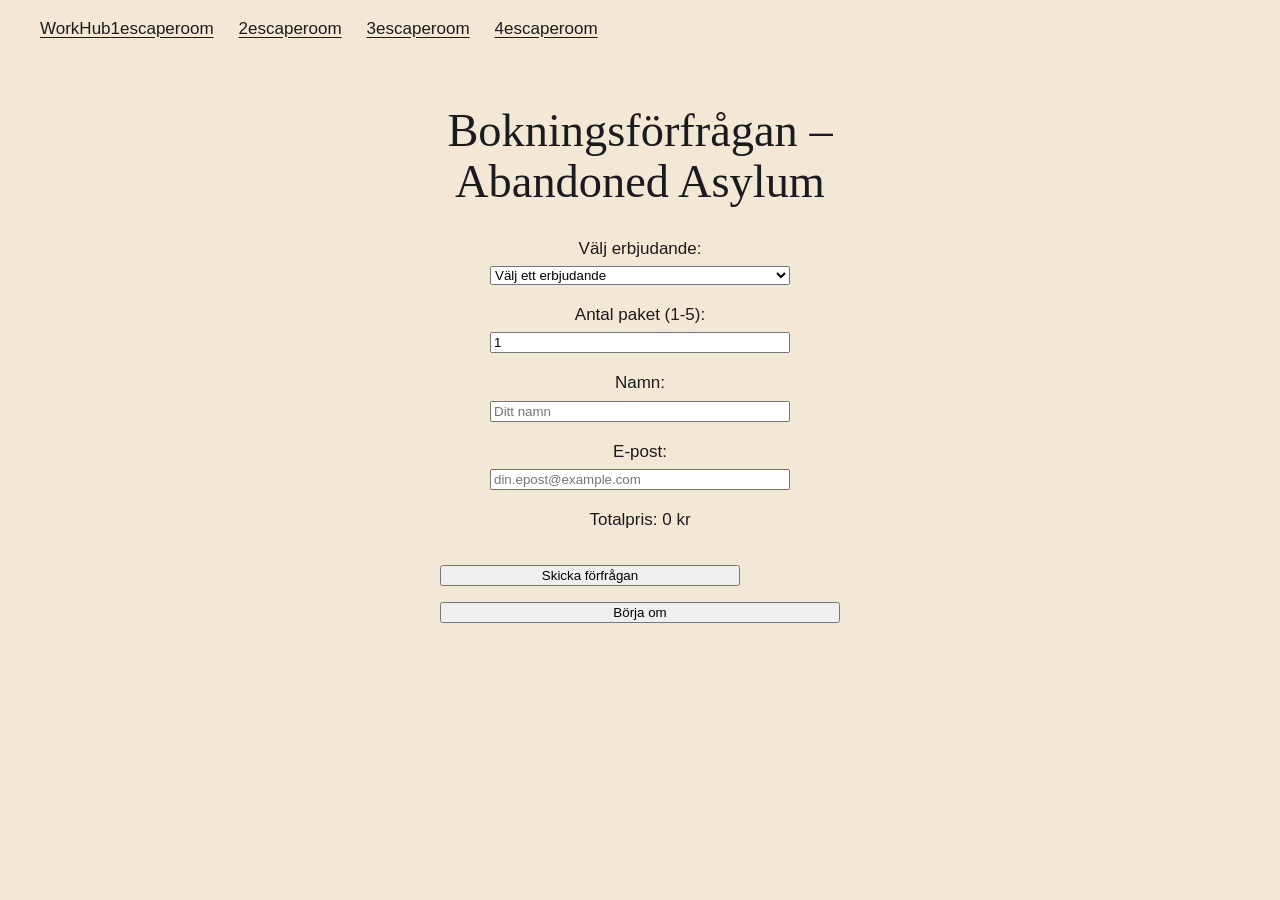
<file: backrooms-room.html>
<!DOCTYPE html>
<html lang="en">
<head>
    <meta charset="UTF-8">
    <meta name="viewport" content="width=device-width, initial-scale=1.0">
    <title>Abandoned Asylum | WorkHub Bookings</title>
    <link rel="stylesheet" href="styles.css">
    <style>
       main {
            display: flex;
            align-items: center;
            text-align: center;

        }

        .asylum-header {
            /* Takes up the full width at the top */
            display: flex;
            width: 100%;
            
            /* Optional: keeps it pinned at the top even when scrolling */
            position: sticky; /* or position: fixed; */
            top: 0;
            left: 0;
            z-index: 1000; /* ensures it stays above other content */
        }

        .asylum-nav {
            display: flex;
            justify-content: space-between;
            align-items: center;
            padding: 15px 40px;
            box-shadow: 0 2px 4px var(--shadow);
        }

        .asylum-nav-links {
            list-style: none;
            padding: 0;
            margin: 0; 
            display: flex;
            gap: 25px;
            list-style: none;
        }
        /* Center the main container horizontally and vertically */
        .booking-container {
            display: flex;
            flex-direction: column;
            align-items: center;
            justify-content: center;
            max-width: 400px;
            margin: 3rem auto;
            text-align: center;
        }

        /* Stack the form and set full width */
        #asylumBookingForm {
            width: 100%;
            display: flex;
            flex-direction: column;
            gap: 1rem;
        }

        /* Stack label above input and center them */
        .form-group {
            display: flex;
            flex-direction: column;
            align-items: center;
            gap: 0.25rem;
        }

        /* Make inputs uniform */
        .form-group input,
        .form-group select,
        #asylumSubmitBtn {
            width: 100%;
            max-width: 300px;
            box-sizing: border-box;
        }

        /* Keep summary hidden until needed */
        .summary-section.hidden {
            display: none !important;
        }

        /* Center summary section when visible */
        .summary-section {
            display: flex;
            flex-direction: column;
            align-items: center;
            width: 100%;
        }
    </style>
</head>
<body>
  <header class="asylum-header">
    <nav class="asylum-nav">
      <a href="index.html" class="asylum-nav-logo">WorkHub</a>
      <ul class="asylum-nav-links">
        <li><a href="room1.html">1escaperoom</a></li>
        <li><a href="room2.html">2escaperoom</a></li>
        <li><a href="room3.html">3escaperoom</a></li>
        <li><a href="room4.html">4escaperoom</a></li>
      </ul>
    </nav>
  </header>

  <main class="booking-container">
    <h2>Bokningsförfrågan – Abandoned Asylum</h2>

    <!-- Form Section -->
    <form id="asylumBookingForm" novalidate>
      <div class="form-group">
        <label for="asylumOfferSelect">Välj erbjudande:</label>
        <select id="asylumOfferSelect" name="offer">
          <option value="">Välj ett erbjudande</option>
        </select>
      </div>

      <div class="form-group">
        <label for="asylumQuantityInput">Antal paket (1-5):</label>
        <input type="number" id="asylumQuantityInput" name="quantity" min="1" max="5" value="1">
      </div>

      <div class="form-group">
        <label for="asylumNameInput">Namn:</label>
        <input type="text" id="asylumNameInput" name="name" placeholder="Ditt namn">
      </div>

      <div class="form-group">
        <label for="asylumEmailInput">E-post:</label>
        <input type="email" id="asylumEmailInput" name="email" placeholder="din.epost@example.com">
      </div>

      <div id="asylumPriceDisplay" class="price-display">Totalpris: 0 kr</div>
      <div id="asylumErrorMessage" class="error-message"></div>

      <button type="submit" id="asylumSubmitBtn">Skicka förfrågan</button>
      <button type="button" id="asylumResetBtn">Börja om</button>
    </form>

    <!-- Summary Section (Hidden initially) -->
    <section id="asylumSummarySection" class="summary-section hidden">
      <h3>Bokningssammanfattning</h3>
      <p><strong>Namn:</strong> <span id="asylumSummaryName"></span></p>
      <p><strong>E-post:</strong> <span id="asylumSummaryEmail"></span></p>
      <p><strong>Erbjudande:</strong> <span id="asylumSummaryOffer"></span></p>
      <p><strong>Antal paket:</strong> <span id="asylumSummaryQuantity"></span></p>
      <p><strong>Totalt:</strong> <span id="asylumSummaryTotal"></span></p>
    </section>
  </main>
    <script src="leo-script.js"></script>
</body>
</html>
</file>
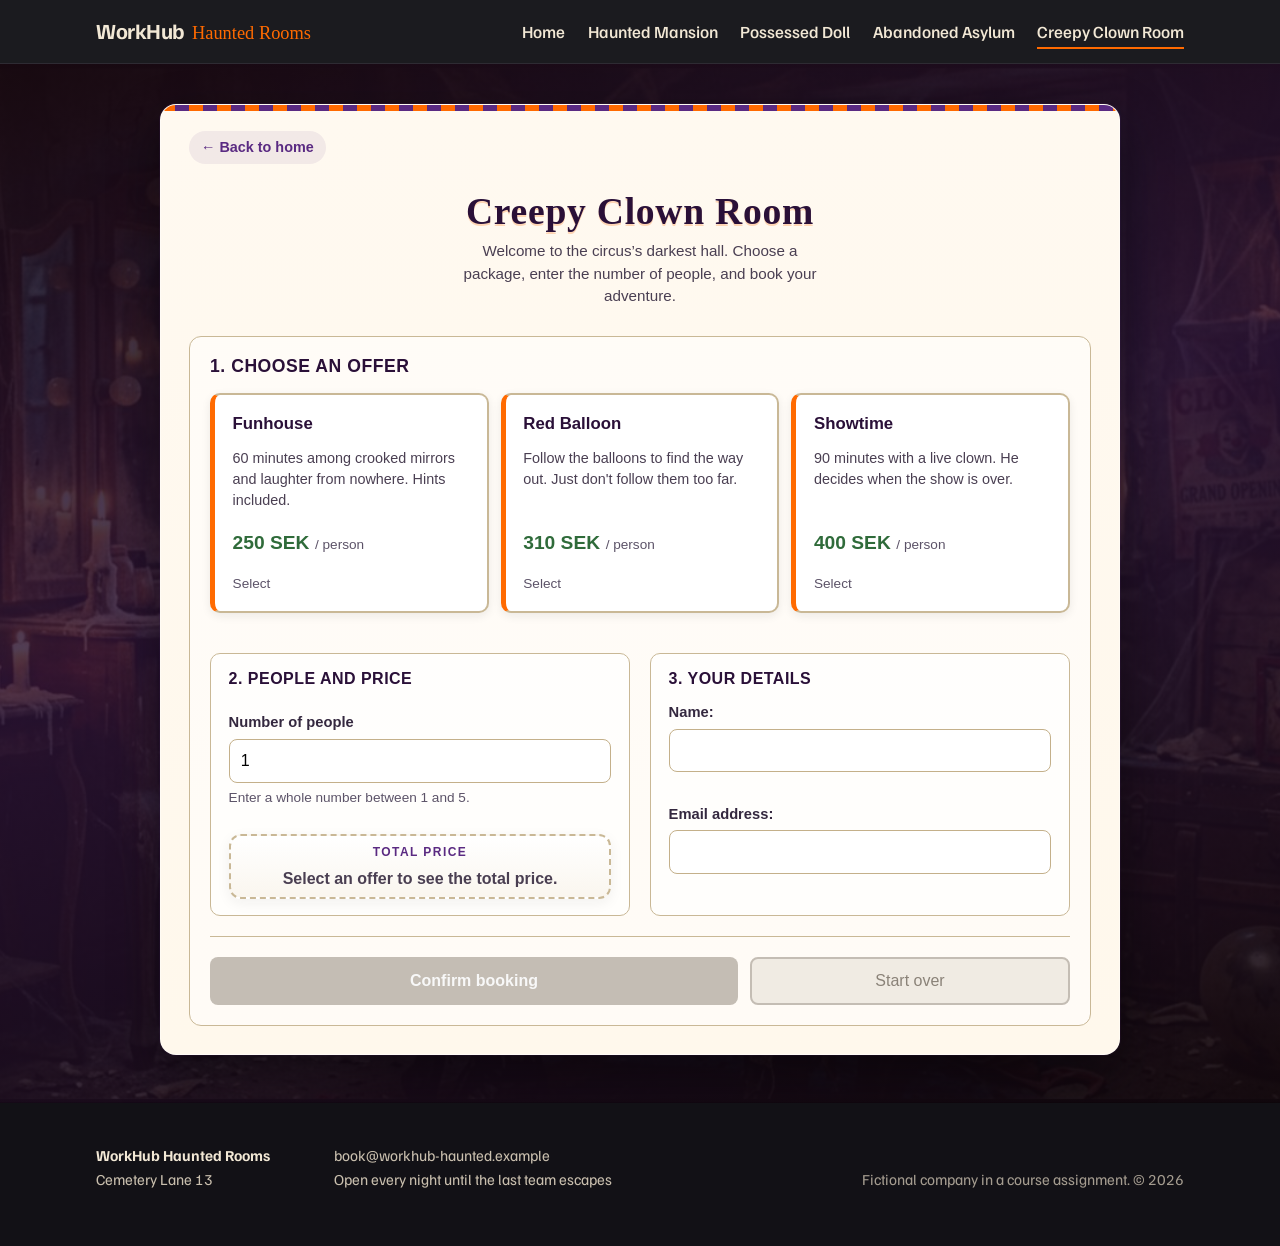
<file: creepy-clown.html>
<!DOCTYPE html>
<html lang="en">
<head>
    <meta charset="UTF-8">
    <meta name="viewport" content="width=device-width, initial-scale=1.0">
    <title>Creepy Clown Room</title>
    <link rel="preconnect" href="https://fonts.googleapis.com">
    <link rel="preconnect" href="https://fonts.gstatic.com" crossorigin>
    <link href="https://fonts.googleapis.com/css2?family=Familjen+Grotesk:wght@400;500;600;700&family=IM+Fell+English&display=swap" rel="stylesheet">
    <link rel="stylesheet" href="styles.css">
    <link rel="stylesheet" href="creepy-clown.css">
    <script src="app.js" defer></script>
</head>
<body data-activity="clown">
    <a class="skip-link" href="#main">Skip to content</a>

    <header class="site-header">
        <div class="header-inner">
            <a class="logo" href="index.html">
                <span class="logo-name">WorkHub</span>
                <span class="logo-sub">Haunted Rooms</span>
            </a>
            <button class="nav-toggle" type="button" aria-expanded="false" aria-controls="site-nav">
                Menu
            </button>
            <nav id="site-nav" class="site-nav" aria-label="Main menu">
                <ul>
                    <li><a href="index.html">Home</a></li>
                    <li><a href="haunted-mansion.html">Haunted Mansion</a></li>
                    <li><a href="possessed-doll.html">Possessed Doll</a></li>
                    <li><a href="abandoned-asylum.html">Abandoned Asylum</a></li>
                    <li><a href="creepy-clown.html">Creepy Clown Room</a></li>
                </ul>
            </nav>
        </div>
    </header>

    <main id="main" class="creepy-clown-room">
        <section class="room-card">
            <a class="back-link" href="index.html">← Back to home</a>

            <header class="room-header">
                <h1>Creepy Clown Room</h1>
                <p class="room-intro">Welcome to the circus’s darkest hall. Choose a package, enter the number of people, and book your adventure.</p>
            </header>

            <section class="booking-section">
                <form id="booking-form" class="booking-form" novalidate>
                    <h2>1. Choose an offer</h2>
                    <div id="clown-prices" class="offer-cards"></div>
                    <p class="field-error" id="package-error"></p>

                    <div class="booking-steps-grid">
                        <div class="booking-step booking-step--people">
                            <h2>2. People and price</h2>
                            <div class="people-field">
                                <label for="people">Number of people</label>
                                <input type="number" id="people" name="people" value="1">
                                <p class="people-help">Enter a whole number between 1 and 5.</p>
                                <p class="field-error" id="quantity-error"></p>
                            </div>
                            <div id="total-price-box" class="total-price-box" aria-live="polite">
                                <p class="total-price-box__label">Total price</p>
                                <p id="total-price" class="total-price-box__value"></p>
                            </div>
                        </div>

                        <div class="booking-step booking-step--details">
                            <h2>3. Your details</h2>
                            <label for="name">Name:</label>
                            <input type="text" id="name" name="name" autocomplete="name">
                            <p class="field-error" id="name-error"></p>

                            <label for="email">Email address:</label>
                            <input type="text" id="email" name="email" autocomplete="email">
                            <p class="field-error" id="email-error"></p>
                        </div>
                    </div>

                    <div class="form-actions">
                        <button type="submit" id="confirm-booking">Confirm booking</button>
                        <button type="button" id="start-over">Start over</button>
                    </div>
                </form>
            </section>

            <div id="booking-summary" class="booking-summary booking-form-hidden">
                <h2>Booking confirmation</h2>
                <p><strong>Name:</strong> <span id="summary-name"></span></p>
                <p><strong>Email:</strong> <span id="summary-email"></span></p>
                <p><strong>Offer:</strong> <span id="summary-offer"></span></p>
                <p><strong>Quantity:</strong> <span id="summary-quantity"></span></p>
                <p class="summary-total"><strong>Total price:</strong> <span id="summary-total"></span></p>
            </div>
        </section>
    </main>

    <footer class="site-footer">
        <div class="container footer-inner">
            <p><strong>WorkHub Haunted Rooms</strong><br>Cemetery Lane 13</p>
            <p>book@workhub-haunted.example<br>Open every night until the last team escapes</p>
            <p class="footer-note">Fictional company in a course assignment. &copy; <span id="current-year">2026</span></p>
        </div>
    </footer>

    <script src="creepy-clown.js"></script>
</body>
</html>
</file>
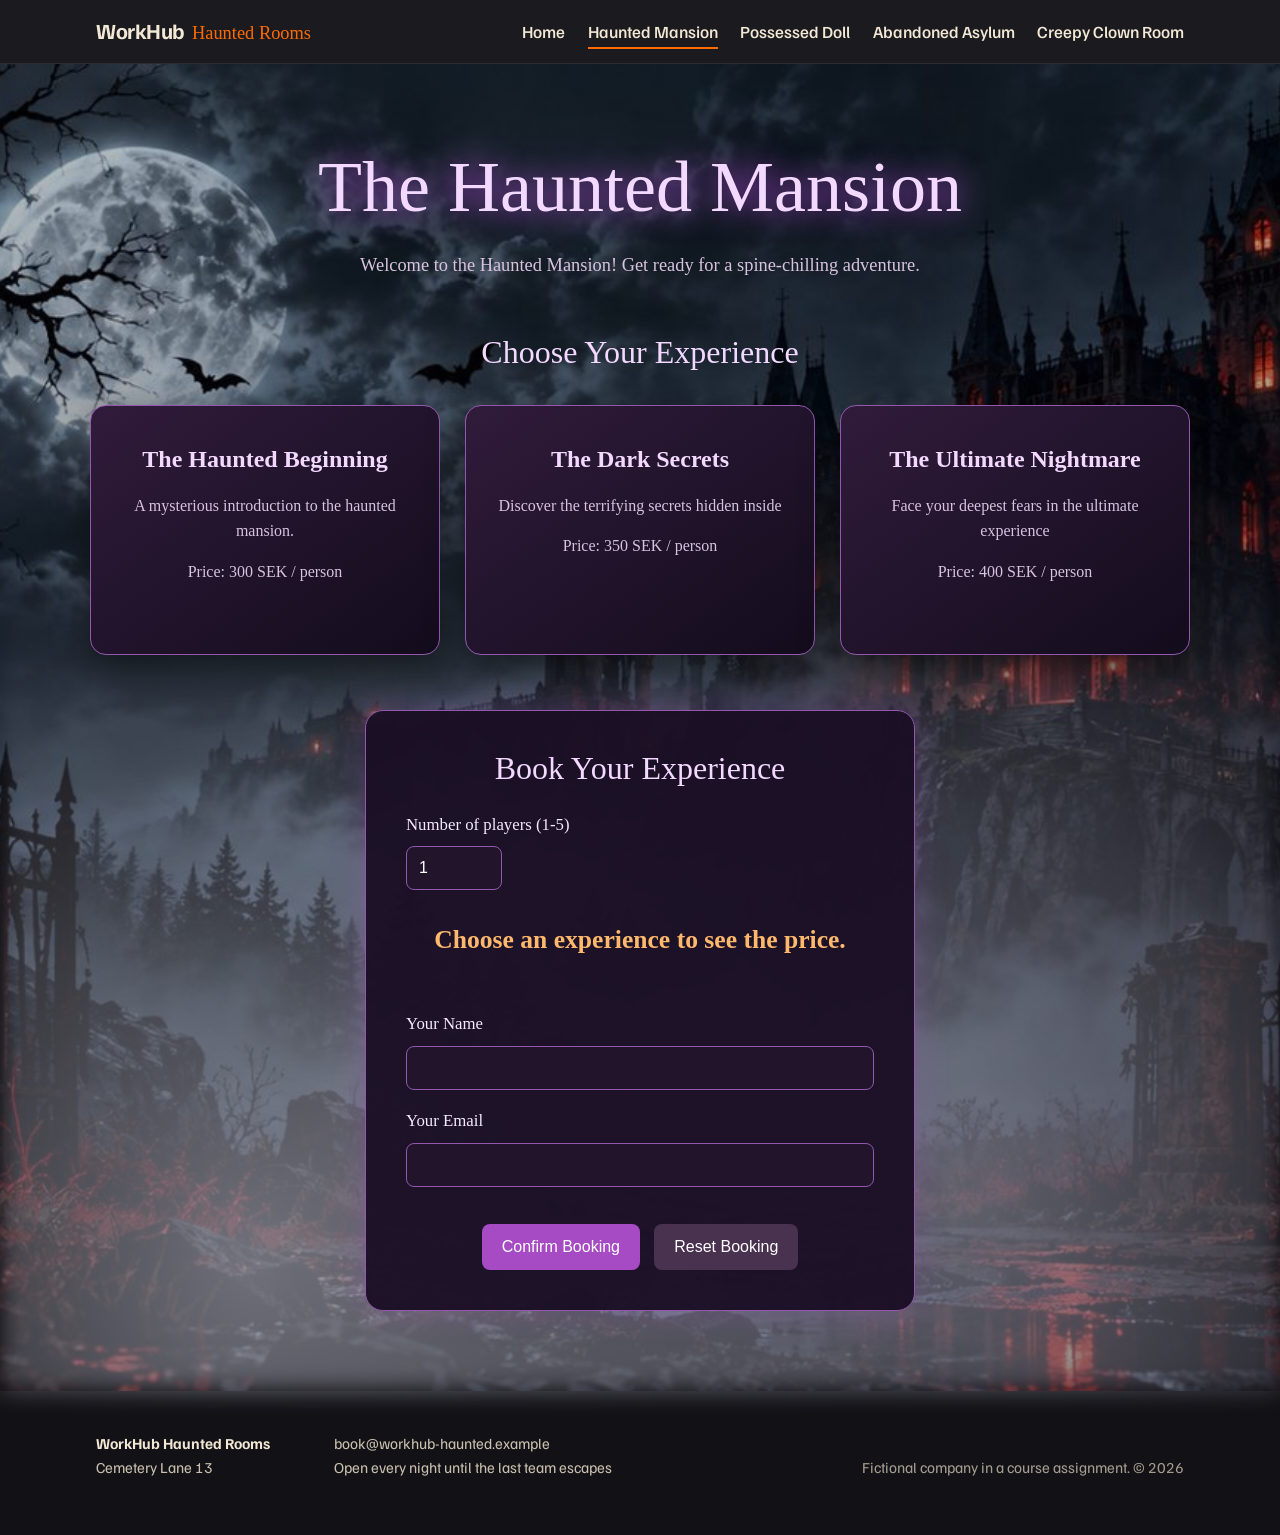
<file: haunted-mansion.html>
<!DOCTYPE html>
<html lang="en">
<head>
    <meta charset="UTF-8">
    <meta name="viewport" content="width=device-width, initial-scale=1.0">
    <title>The Haunted Mansion | Workhub</title>
  <link rel="preconnect" href="https://fonts.googleapis.com">
  <link rel="preconnect" href="https://fonts.gstatic.com" crossorigin>
  <link href="https://fonts.googleapis.com/css2?family=Familjen+Grotesk:wght@400;500;600;700&family=IM+Fell+English&display=swap" rel="stylesheet">
    <link rel="stylesheet" href="styles.css">
    <link rel="stylesheet" href="haunted-mansion.css">
    <script src="app.js" defer></script>
</head>
<body data-activity="mansion">
  <a class="skip-link" href="#main">Skip to content</a>

  <header class="site-header">
    <div class="header-inner">
      <a class="logo" href="index.html">
        <span class="logo-name">WorkHub</span>
        <span class="logo-sub">Haunted Rooms</span>
      </a>

      <button class="nav-toggle" type="button" aria-expanded="false" aria-controls="site-nav">
        Menu
      </button>

      <nav id="site-nav" class="site-nav" aria-label="Main menu">
        <ul>
          <li><a href="index.html">Home</a></li>
          <li><a href="haunted-mansion.html">Haunted Mansion</a></li>
          <li><a href="possessed-doll.html">Possessed Doll</a></li>
          <li><a href="abandoned-asylum.html">Abandoned Asylum</a></li>
          <li><a href="creepy-clown.html">Creepy Clown Room</a></li>
        </ul>
      </nav>
    </div>
  </header>


    <main id="main" class="haunted-mansion">
        <h1>The Haunted Mansion</h1>
        <p>Welcome to the Haunted Mansion! Get ready for a spine-chilling adventure.</p>
        <section id="offers">
            <h2>Choose Your Experience</h2>
            <div id="offers-container"></div>
        </section>
        
        
        <form id="booking-form" novalidate>
            <h2>Book Your Experience</h2>

        <label for="quantity">Number of players (1-5)</label>
        <input type="number" id="quantity" name="quantity" min="1" max="5" value="1">
        
        <p id="total-price">Choose an experience to see the price.</p>
    <label for="customer-name">Your Name</label>
    <input type="text" id="customer-name">
    <p id="name-error"></p>

    <label for="customer-email">Your Email</label>
    <input type="email" id="customer-email">
    <p id="email-error"></p>

    <p id="booking-error"></p>

    <button type="submit">Confirm Booking</button>
    <button type="reset">Reset Booking</button>
</form>

<div id="booking-confirmation"></div>
    </main>

  <!-- Gemensam sidfot: samma på alla sidor -->
  <footer class="site-footer">
    <div class="container footer-inner">
      <p><strong>WorkHub Haunted Rooms</strong><br>Cemetery Lane 13</p>
      <p>book@workhub-haunted.example<br>Open every night until the last team escapes</p>
      <p class="footer-note">Fictional company in a course assignment. &copy; <span id="current-year">2026</span></p>
    </div>
  </footer>

    <script src="haunted-mansion.js"></script>
</body>
</html>
</file>
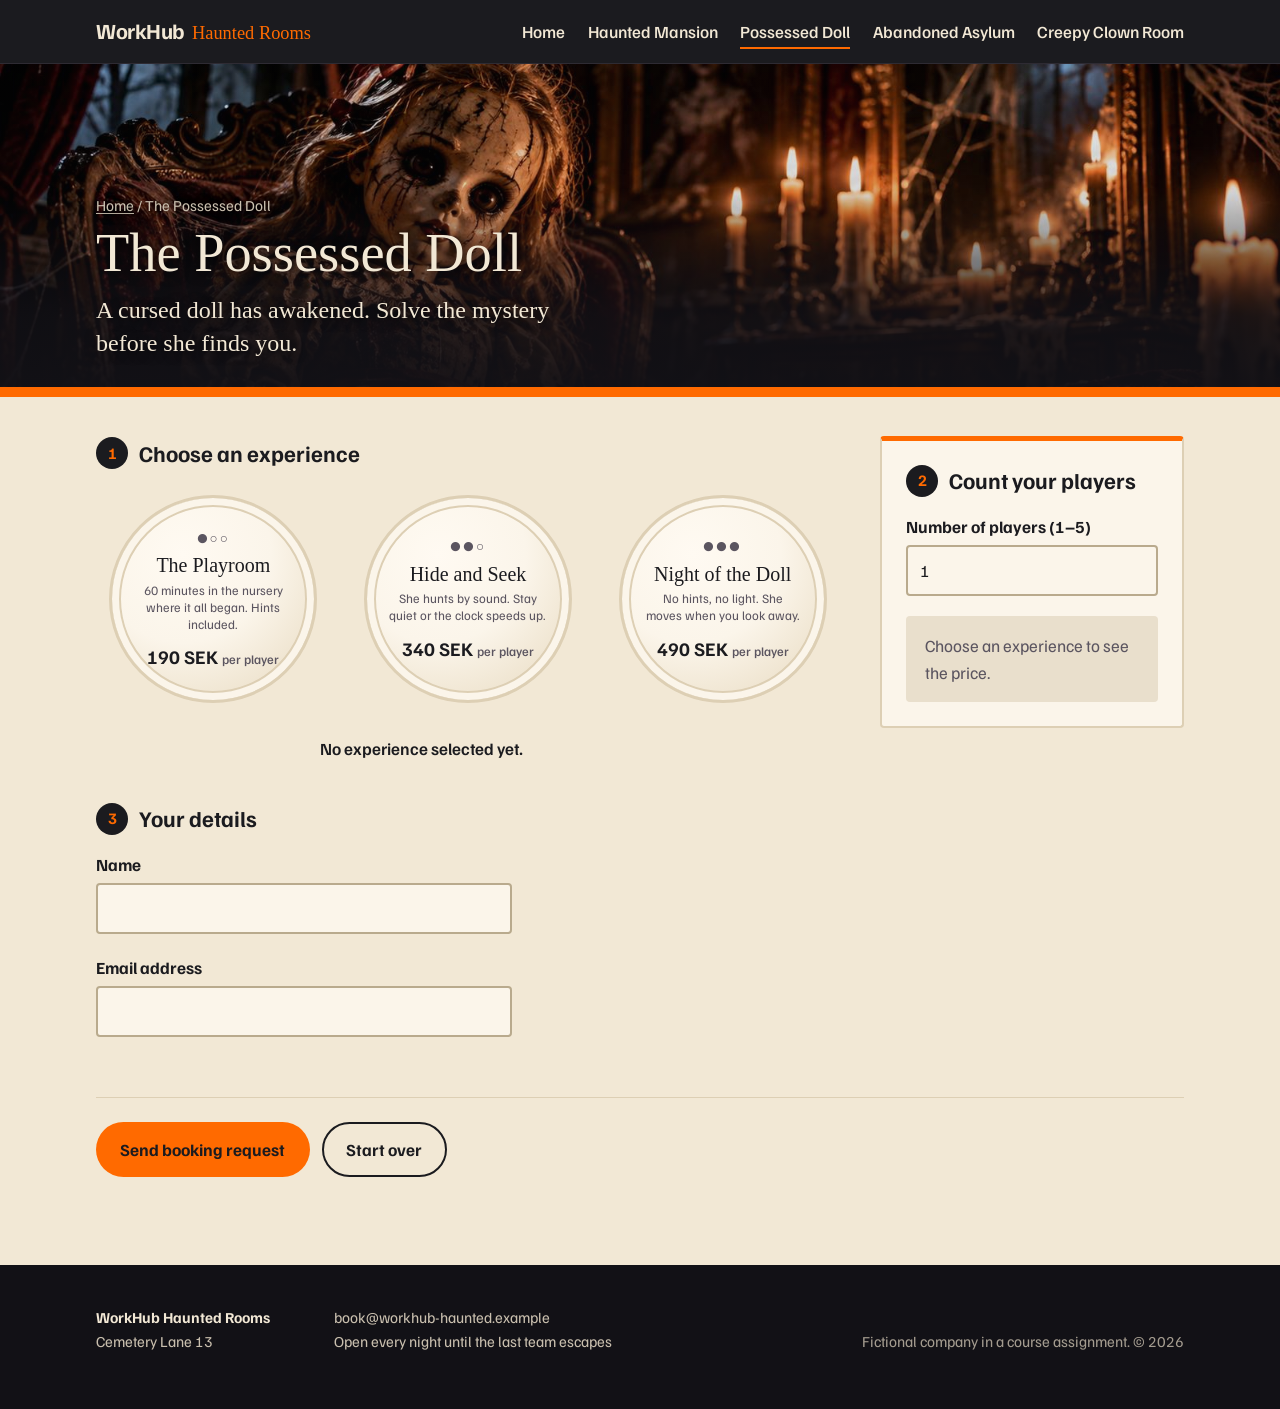
<file: possessed-doll.html>
<!DOCTYPE html>
<html lang="en">
<head>
  <meta charset="UTF-8">
  <meta name="viewport" content="width=device-width, initial-scale=1">
  <link rel="preconnect" href="https://fonts.googleapis.com">
  <link rel="preconnect" href="https://fonts.gstatic.com" crossorigin>
  <link href="https://fonts.googleapis.com/css2?family=Familjen+Grotesk:wght@400;500;600;700&family=IM+Fell+English&display=swap" rel="stylesheet">
  <link rel="stylesheet" href="styles.css">
  <!-- Egen design för dockrummet, laddas efter den gemensamma -->
  <link rel="stylesheet" href="possessed-doll.css">
  <script src="app.js" defer></script>
  <script src="possessed-doll.js" defer></script>
  <title>The Possessed Doll – Haunted Rooms by WorkHub</title>
</head>
<!-- data-activity ger sidan rummets accentfärg och bild i styles.css -->
<body data-activity="doll">
  <a class="skip-link" href="#main">Skip to content</a>

  <!-- Gemensamt sidhuvud: samma på alla sidor -->
  <header class="site-header">
    <div class="header-inner">
      <a class="logo" href="index.html">
        <span class="logo-name">WorkHub</span>
        <span class="logo-sub">Haunted Rooms</span>
      </a>

      <button class="nav-toggle" type="button" aria-expanded="false" aria-controls="site-nav">
        Menu
      </button>

      <nav id="site-nav" class="site-nav" aria-label="Main menu">
        <ul>
          <li><a href="index.html">Home</a></li>
          <li><a href="haunted-mansion.html">Haunted Mansion</a></li>
          <li><a href="possessed-doll.html">Possessed Doll</a></li>
          <li><a href="abandoned-asylum.html">Abandoned Asylum</a></li>
          <li><a href="creepy-clown.html">Creepy Clown Room</a></li>
        </ul>
      </nav>
    </div>
  </header>

  <main id="main">
    <section class="page-intro">
      <div class="container">
        <p class="breadcrumb"><a href="index.html">Home</a> / The Possessed Doll</p>
        <h1>The Possessed Doll</h1>
        <p class="page-lead">A cursed doll has awakened. Solve the mystery before she finds you.</p>
      </div>
    </section>

    <section class="section booking" aria-label="Booking form">
      <div class="container booking-layout">

        <!-- novalidate stänger av webbläsarens inbyggda validering -->
        <form id="booking-form" class="booking-form" novalidate>
          <!-- Hela fieldset:en låses efter bekräftelse -->
          <fieldset id="booking-fields" class="booking-fields">
            <legend class="visually-hidden">Booking details</legend>

            <!-- Steg 1: erbjudanden ritas ut av possessed-doll.js -->
            <fieldset class="form-step offer-group">
              <legend><span class="step-number">1</span> Choose an experience</legend>
              <div id="offer-list" class="doll-offers"></div>
              <!-- Mall för en medaljong. JavaScript gör en kopia per erbjudande och fyller i texterna. -->
              <template id="offer-template">
                <button type="button" class="doll-offer" aria-pressed="false">
                  <span class="doll-offer-fear">
                    <span class="fear-dots" aria-hidden="true"></span>
                    <span class="fear-text visually-hidden"></span>
                  </span>
                  <span class="doll-offer-name"></span>
                  <span class="doll-offer-description"></span>
                  <span class="doll-offer-price"><span class="price-amount"></span> <small></small></span>
                </button>
              </template>
              <p id="selected-offer" class="selected-offer" aria-live="polite">No experience selected yet.</p>
              <p id="offer-error" class="field-error" hidden></p>
            </fieldset>

            <!-- Steg 2: antal och pris (ligger till höger på större skärmar) -->
            <div class="form-step players-step">
              <h2 class="step-title"><span class="step-number">2</span> Count your players</h2>
              <div class="field">
                <label for="quantity">Number of players (1–5)</label>
                <input id="quantity" name="quantity" type="text" inputmode="numeric" value="1" autocomplete="off" aria-describedby="quantity-error">
                <p id="quantity-error" class="field-error" hidden></p>
              </div>
              <p id="price-output" class="price-output" aria-live="polite">Choose an experience to see the price.</p>
            </div>

            <!-- Steg 3: kontaktuppgifter -->
            <div class="form-step details-step">
              <h2 class="step-title"><span class="step-number">3</span> Your details</h2>
              <div class="field">
                <label for="customer-name">Name</label>
                <input id="customer-name" name="name" type="text" autocomplete="name" aria-describedby="name-error">
                <p id="name-error" class="field-error" hidden></p>
              </div>
              <div class="field">
                <label for="customer-email">Email address</label>
                <!-- type="text" i stället för "email": webbläsaren tar annars bort blanksteg i början och slutet innan vår validering ser värdet -->
                <input id="customer-email" name="email" type="text" inputmode="email" autocomplete="email" aria-describedby="email-error">
                <p id="email-error" class="field-error" hidden></p>
              </div>
            </div>
          </fieldset>

          <!-- Knapparna ligger utanför fieldset:en så att Start over fungerar även efter bekräftelse -->
          <div class="form-actions">
            <button id="submit-button" type="submit" class="button button-primary">Send booking request</button>
            <button id="restart-button" type="button" class="button button-secondary">Start over</button>
          </div>
        </form>

        <!-- Bekräftelse: visas av possessed-doll.js utan omladdning -->
        <section id="confirmation" class="confirmation" tabindex="-1" aria-labelledby="confirmation-title" hidden>
          <h2 id="confirmation-title">Your booking request has been sent</h2>
          <dl class="summary">
            <dt>Name</dt>
            <dd id="summary-name"></dd>
            <dt>Email address</dt>
            <dd id="summary-email"></dd>
            <dt>Experience</dt>
            <dd id="summary-offer"></dd>
            <dt>Players</dt>
            <dd id="summary-quantity"></dd>
            <dt>Total price</dt>
            <dd id="summary-total"></dd>
          </dl>
          <p>We'll contact you by email. Want to make a new request? Choose Start over.</p>
        </section>

      </div>
    </section>
  </main>

  <!-- Gemensam sidfot: samma på alla sidor -->
  <footer class="site-footer">
    <div class="container footer-inner">
      <p><strong>WorkHub Haunted Rooms</strong><br>Cemetery Lane 13</p>
      <p>book@workhub-haunted.example<br>Open every night until the last team escapes</p>
      <p class="footer-note">Fictional company in a course assignment. &copy; <span id="current-year">2026</span></p>
    </div>
  </footer>
</body>
</html>
</file>
<file: styles.css>
/* ==========================================================
   WorkHub Haunted Rooms – gemensam design för alla sidor
   ========================================================== */

/* ---------- Gruppens gemensamma färger ---------- */
:root {
  --background: #f2e8d5;
  --foreground: #1b1b1f;
  --accent-orange: #ff6a00;
  --accent-purple: #5a2a82;
  --accent-green: #2f6b3a;
}

/* ---------- Kompletterande variabler ---------- */
:root {
  --night: #121116;          /* mörkaste ytorna: hero, sidfot */
  --night-soft: #24212b;     /* kullar, mörka fönster */
  --paper: #fbf5ea;          /* kort och fält på pergamentbakgrunden */
  --line: #ddcfb4;           /* tunna linjer på pergament */
  --muted: #5b5560;          /* sekundär text */
  --error: #a3171f;          /* felmeddelanden – läsbar mot pergament */
  --error-bg: #f6dcd3;
  --accent-red: #b3122b;     /* clownrummets färg */
  --room-accent: var(--accent-orange);

  --font-display: "IM Fell English", Georgia, "Times New Roman", serif;
  --font-body: "Familjen Grotesk", "Helvetica Neue", Arial, sans-serif;

  --radius-small: 4px;
  --radius-button: 999px;
  --content-width: 68rem;
}

/* Varje rum har en egen accentfärg (används på bokningssidan och i rumslistan) */
[data-activity="mansion"], [data-room="mansion"] { --room-accent: var(--accent-purple); }
[data-activity="doll"],    [data-room="doll"]    { --room-accent: var(--accent-orange); }
[data-activity="asylum"],  [data-room="asylum"]  { --room-accent: var(--accent-green); }
[data-activity="clown"],   [data-room="clown"]   { --room-accent: var(--accent-red); }

/* Varje rum har en egen bild (används som bakgrund i bokningssidans inledning) */
[data-activity="mansion"] { --room-image: url("images/haunted-mansion.jpg"); }
[data-activity="doll"]    { --room-image: url("images/possessed-doll.jpg"); }
[data-activity="asylum"]  { --room-image: url("images/abandoned-asylum-background.jpg"); }
[data-activity="clown"]   { --room-image: url("images/creepy-clown.jpg"); }

/* Vilken del av bilden som visas när den beskärs, så att rummets motiv syns */
[data-activity="mansion"] { --room-image-position: center 40%; }
[data-activity="doll"]    { --room-image-position: 25% 30%; }
[data-activity="asylum"]  { --room-image-position: center 45%; }
[data-activity="clown"]   { --room-image-position: center 25%; }

/* ---------- Grundinställningar ---------- */
/* Element med attributet hidden ska alltid döljas, även om en klass sätter display */
[hidden] {
  display: none !important;
}

*,
*::before,
*::after {
  box-sizing: border-box;
}

html {
  scroll-behavior: smooth;
}

body {
  margin: 0;
  font-family: var(--font-body);
  font-size: 1.0625rem;
  line-height: 1.6;
  color: var(--foreground);
  background: var(--background);
}

h1, h2, h3 {
  line-height: 1.1;
  margin: 0 0 0.6em;
}

h1, h2 {
  font-family: var(--font-display);
  font-weight: 400;
}

h2 {
  font-size: clamp(2rem, 4.5vw, 2.9rem);
}

h3 {
  font-size: 1.25rem;
  font-weight: 700;
}

p {
  margin: 0 0 1em;
  max-width: 65ch;
}

a {
  color: inherit;
  text-underline-offset: 0.15em;
}

:focus-visible {
  outline: 3px solid var(--accent-orange);
  outline-offset: 3px;
}

.container {
  width: min(100% - 2.5rem, var(--content-width));
  margin-inline: auto;
}

.section {
  padding-block: clamp(3rem, 7vw, 5.5rem);
}

.section-intro {
  color: var(--muted);
  margin-bottom: 2rem;
}

.visually-hidden {
  position: absolute;
  width: 1px;
  height: 1px;
  overflow: hidden;
  clip: rect(0 0 0 0);
  white-space: nowrap;
}

.skip-link {
  position: absolute;
  left: 1rem;
  top: -4rem;
  background: var(--accent-orange);
  color: var(--foreground);
  padding: 0.6rem 1rem;
  z-index: 100;
}

.skip-link:focus {
  top: 1rem;
}

/* ---------- Knappar ---------- */
.button {
  display: inline-block;
  font: inherit;
  font-weight: 700;
  text-decoration: none;
  padding: 0.75rem 1.4rem;
  border-radius: var(--radius-button);
  border: 2px solid transparent;
  cursor: pointer;
  transition: background-color 0.15s, color 0.15s;
}

/* Orange knapp med mörk text: god kontrast */
.button-primary {
  background: var(--accent-orange);
  color: var(--foreground);
}

.button-primary:hover {
  background: #ff8a3d;
}

/* Kantlinjeknapp på ljus bakgrund */
.button-secondary {
  background: transparent;
  color: var(--foreground);
  border-color: var(--foreground);
}

.button-secondary:hover {
  background: var(--foreground);
  color: var(--background);
}

/* Kantlinjeknapp på mörk bakgrund */
.button-light {
  background: transparent;
  color: var(--background);
  border-color: var(--background);
}

.button-light:hover {
  background: var(--background);
  color: var(--foreground);
}

/* ---------- Sidhuvud och navigering ---------- */
.site-header {
  background: var(--foreground);
  color: var(--background);
  position: sticky;
  top: 0;
  z-index: 10;
  border-bottom: 1px solid #2e2b33;
}

.header-inner {
  width: min(100% - 2.5rem, var(--content-width));
  margin-inline: auto;
  display: flex;
  align-items: center;
  justify-content: space-between;
  flex-wrap: wrap;
  gap: 0.5rem 2rem;
  padding-block: 0.9rem;
}

.logo {
  display: flex;
  align-items: baseline;
  gap: 0.5rem;
  color: var(--background);
  text-decoration: none;
}

.logo-name {
  font-size: 1.35rem;
  font-weight: 700;
  letter-spacing: -0.02em;
}

.logo-sub {
  font-family: var(--font-display);
  font-size: 1.15rem;
  color: var(--accent-orange);
}

.site-nav ul {
  list-style: none;
  margin: 0;
  padding: 0;
  display: flex;
  flex-wrap: wrap;
  gap: 0.25rem 1.4rem;
}

.site-nav a {
  color: var(--background);
  text-decoration: none;
  font-weight: 500;
  padding-block: 0.3rem;
  border-bottom: 2px solid transparent;
}

.site-nav a:hover {
  border-bottom-color: var(--background);
}

/* Aktuell sida markeras av app.js med aria-current="page" */
.site-nav a[aria-current="page"] {
  border-bottom-color: var(--accent-orange);
}

.nav-toggle {
  display: none;
  font: inherit;
  font-weight: 700;
  color: var(--background);
  background: transparent;
  border: 2px solid var(--background);
  border-radius: var(--radius-button);
  padding: 0.35rem 1rem;
  cursor: pointer;
}

/* Mobil: menyn fälls ihop, men bara när JavaScript är igång (klassen .js) */
@media (max-width: 900px) {
  .js .nav-toggle {
    display: block;
  }

  .js .site-nav {
    display: none;
    width: 100%;
  }

  .js .site-nav.is-open {
    display: block;
  }

  .site-nav ul {
    flex-direction: column;
    padding-block: 0.5rem 0.75rem;
  }
}

/* ---------- Hero ---------- */
.hero {
  /* Himlen ljusnar mot horisonten så att husets siluett syns tydligt */
  background: linear-gradient(180deg, var(--night) 0%, #1d1a24 55%, #3a3346 100%);
  color: var(--background);
  display: flex;
  flex-direction: column;
  overflow: hidden;
}

.hero-text {
  width: min(100% - 2.5rem, var(--content-width));
  margin-inline: auto;
  padding-top: clamp(3rem, 9vw, 6rem);
  padding-bottom: 1rem;
  position: relative;
  z-index: 1;
}

.hero-kicker {
  color: var(--accent-orange);
  font-weight: 600;
  margin-bottom: 0.4rem;
}

.hero h1 {
  font-size: clamp(3.2rem, 11vw, 7.5rem);
  line-height: 0.95;
  margin-bottom: 0.25em;
}

.hero-lead {
  font-family: var(--font-display);
  font-size: clamp(1.35rem, 3vw, 2rem);
  line-height: 1.25;
  max-width: 24ch;
}

.hero-actions {
  display: flex;
  flex-wrap: wrap;
  gap: 0.75rem;
  margin-top: 1.75rem;
}

/* Höjden följer bredden (samma proportioner som bildens viewBox), så att
   huset och månen syns hela på breda skärmar. På mobil hindrar min-height
   att scenen blir för liten – då beskärs sidorna i stället. */
.scene {
  display: block;
  width: 100%;
  height: auto;
  aspect-ratio: 1200 / 400;
  min-height: 220px;
  max-height: 600px;
  margin-top: -3rem;
}

.moon { fill: var(--background); }
.moon-crater { fill: #e2d4b8; }
.bats path { fill: #0a090c; }
.hills { fill: #2a2633; }
.house,
.ground,
.fence { fill: #0a090c; }
.tree {
  fill: none;
  stroke: #0a090c;
  stroke-width: 7;
  stroke-linecap: round;
  stroke-linejoin: round;
}
.window { fill: var(--accent-orange); }
.window-dark { fill: var(--night-soft); }
.door { fill: var(--accent-purple); }

/* Det enda som rör sig av sig självt: ett fönster som flimrar svagt */
.window-flicker {
  animation: flicker 7s infinite;
}

@keyframes flicker {
  0%, 18%, 22%, 60%, 64%, 100% { opacity: 1; }
  20%, 62% { opacity: 0.25; }
}

/* ---------- Om företaget ---------- */
.about-grid {
  display: grid;
  gap: 1.5rem 4rem;
}

@media (min-width: 860px) {
  .about-grid {
    grid-template-columns: 1fr 1.6fr;
  }
}

/* ---------- Rumslistan på startsidan ---------- */
.rooms {
  background: var(--paper);
  border-block: 1px solid var(--line);
}

.room-list {
  list-style: none;
  margin: 0;
  padding: 0;
  border-top: 2px solid var(--foreground);
}

.room-row {
  display: grid;
  gap: 0.75rem 2rem;
  align-items: center;
  padding: 1.6rem 0 1.6rem 1.25rem;
  border-bottom: 1px solid var(--line);
  border-left: 6px solid var(--room-accent);
}

/* Bilden behåller formatet 16:9 och beskärs i stället för att förvrängas */
.room-image {
  display: block;
  width: 100%;
  height: auto;
  aspect-ratio: 16 / 9;
  object-fit: cover;
  border-radius: var(--radius-small);
  background: var(--night);
}

.room-row h3 {
  font-family: var(--font-display);
  font-weight: 400;
  font-size: 1.65rem;
  margin: 0;
}

.room-row p {
  margin: 0;
  color: var(--muted);
}

.room-row .button {
  justify-self: start;
}

@media (min-width: 640px) {
  .room-row {
    grid-template-columns: 14rem 1fr;
  }

  .room-image {
    grid-row: span 3;
  }
}

@media (min-width: 1000px) {
  .room-row {
    grid-template-columns: 14rem 15rem 1fr auto;
  }

  .room-image {
    grid-row: auto;
  }
}

/* ---------- Så fungerar det ---------- */
.steps {
  list-style: none;
  counter-reset: step;
  margin: 2rem 0 0;
  padding: 0;
  display: grid;
  gap: 2rem;
}

@media (min-width: 760px) {
  .steps {
    grid-template-columns: repeat(3, 1fr);
  }
}

.steps li {
  counter-increment: step;
  position: relative;
  padding-top: 3.2rem;
}

.steps li::before {
  content: counter(step);
  position: absolute;
  top: 0;
  left: 0;
  width: 2.4rem;
  height: 2.4rem;
  display: grid;
  place-items: center;
  border-radius: 50%;
  background: var(--foreground);
  color: var(--accent-orange);
  font-weight: 700;
}

.steps p {
  color: var(--muted);
}

/* ==========================================================
   Bokningssidor
   ========================================================== */

/* ---------- Sidans inledning ---------- */
.page-intro {
  color: var(--background);
  border-bottom: 10px solid var(--room-accent);
  /* Texten ligger längst ned, så att den övre delen av bilden syns fritt */
  display: flex;
  align-items: flex-end;
  min-height: clamp(22rem, 48vw, 36rem);
  padding-block: 3rem clamp(2rem, 4vw, 3rem);
  background-color: var(--night);
  /* Mörkt lager som börjar genomskinligt upptill och blir mörkt där texten ligger */
  background-image:
    linear-gradient(180deg,
      rgba(18, 17, 22, 0.1) 0%,
      rgba(18, 17, 22, 0.15) 40%,
      rgba(18, 17, 22, 0.85) 78%,
      rgba(18, 17, 22, 0.97) 100%),
    var(--room-image, none);
  background-size: cover;
  background-position: var(--room-image-position, center);
}

/* På smala skärmar tar texten större del av höjden, så inledningen blir högre */
@media (max-width: 640px) {
  .page-intro {
    min-height: 30rem;
  }
}

.page-intro .container {
  /* Lätt skugga gör texten tydlig även där bilden är ljus */
  text-shadow: 0 2px 12px rgba(0, 0, 0, 0.7);
}

.page-intro h1 {
  font-size: clamp(2.5rem, 7vw, 4.5rem);
  margin-bottom: 0.3em;
}

.page-lead {
  font-family: var(--font-display);
  font-size: clamp(1.2rem, 2.5vw, 1.5rem);
  line-height: 1.35;
  margin: 0;
  max-width: 40ch;
}

.breadcrumb {
  margin-bottom: 0.8rem;
  color: #c9bfae;
  font-size: 0.95rem;
}

/* ---------- Formulärets uppbyggnad ---------- */
/* Formuläret linjerar till vänster med rubriken men blir inte för brett */
.booking-layout > * {
  max-width: 48rem;
}

.booking-fields {
  border: 0;
  margin: 0;
  padding: 0;
  min-width: 0;
}

.form-step {
  border: 0;
  margin: 0 0 2.5rem;
  padding: 0;
  min-width: 0;
}

.form-step > legend,
.step-title {
  display: flex;
  align-items: center;
  gap: 0.7rem;
  font-family: var(--font-body);
  font-size: 1.4rem;
  font-weight: 700;
  padding: 0;
  margin-bottom: 1rem;
}

.step-number {
  flex: none;
  width: 2rem;
  height: 2rem;
  display: grid;
  place-items: center;
  border-radius: 50%;
  background: var(--foreground);
  color: var(--accent-orange);
  font-size: 1rem;
  font-weight: 700;
}

/* ---------- Erbjudandekort ---------- */
.offer-cards {
  display: grid;
  gap: 0.75rem;
}

@media (min-width: 640px) {
  .offer-cards {
    grid-template-columns: repeat(3, 1fr);
  }
}

.offer-card {
  display: flex;
  flex-direction: column;
  gap: 0.4rem;
  text-align: left;
  font: inherit;
  color: var(--foreground);
  background: var(--paper);
  border: 2px solid var(--line);
  border-top: 5px solid var(--room-accent);
  border-radius: var(--radius-small);
  padding: 1rem 1rem 1.1rem;
  cursor: pointer;
  position: relative;
}

.offer-card:hover {
  border-color: var(--foreground);
  border-top-color: var(--room-accent);
}

.offer-name {
  font-weight: 700;
  font-size: 1.1rem;
  padding-right: 1.8rem;
}

.offer-description {
  color: var(--muted);
  font-size: 0.95rem;
  line-height: 1.45;
  flex: 1;
}

.offer-price {
  font-weight: 700;
}

/* Valt kort: mörkt kort med orange ram och en bock */
.offer-card.is-selected {
  background: var(--foreground);
  color: var(--background);
  border-color: var(--accent-orange);
  box-shadow: 0 0 0 1px var(--accent-orange);
}

.offer-card.is-selected .offer-description {
  color: #d6ccbb;
}

.offer-card.is-selected .offer-price {
  color: var(--accent-orange);
}

.offer-card.is-selected::after {
  content: "✓";
  position: absolute;
  top: 0.75rem;
  right: 0.75rem;
  width: 1.5rem;
  height: 1.5rem;
  display: grid;
  place-items: center;
  border-radius: 50%;
  background: var(--accent-orange);
  color: var(--foreground);
  font-size: 0.85rem;
  font-weight: 700;
}

.offer-card:disabled {
  cursor: default;
}

.offer-card:disabled:not(.is-selected) {
  opacity: 0.45;
}

.offer-cards[aria-invalid="true"] .offer-card {
  border-color: var(--error);
  border-top-color: var(--room-accent);
}

.selected-offer {
  margin: 0.9rem 0 0;
  font-weight: 600;
}

/* ---------- Fält ---------- */
.field {
  margin-bottom: 1.25rem;
}

.field label {
  display: block;
  font-weight: 700;
  margin-bottom: 0.35rem;
}

.field input {
  width: 100%;
  max-width: 26rem;
  font: inherit;
  color: var(--foreground);
  background: var(--paper);
  border: 2px solid #b9aa8d;
  border-radius: var(--radius-small);
  padding: 0.6rem 0.75rem;
}

#quantity {
  max-width: 6rem;
}

.field input:focus-visible {
  border-color: var(--foreground);
}

.field input[aria-invalid="true"] {
  border-color: var(--error);
}

.field input:disabled {
  background: #e9dfcc;
  color: var(--muted);
}

/* ---------- Felmeddelanden ---------- */
.field-error {
  color: var(--error);
  font-weight: 600;
  font-size: 0.95rem;
  margin: 0.4rem 0 0;
  padding-left: 0.7rem;
  border-left: 3px solid var(--error);
}

/* ---------- Prisvisning ---------- */
.price-output {
  margin: 0;
  padding: 1rem 1.2rem;
  border-radius: var(--radius-small);
  background: #e9dfcc;
  color: var(--muted);
  max-width: none;
}

.price-output.is-warning {
  background: var(--error-bg);
  color: var(--error);
}

.price-output.is-total {
  background: var(--foreground);
  color: var(--background);
  font-size: 1.2rem;
  font-weight: 700;
  border-left: 6px solid var(--accent-orange);
}

/* ---------- Knappar under formuläret ---------- */
.form-actions {
  display: flex;
  flex-wrap: wrap;
  gap: 0.75rem;
  padding-top: 1.5rem;
  border-top: 1px solid var(--line);
}

/* ---------- Bekräftelse ---------- */
.confirmation {
  margin-top: 2.5rem;
  padding: clamp(1.5rem, 4vw, 2.2rem);
  background: var(--night);
  color: var(--background);
  border-left: 10px solid var(--room-accent);
  border-radius: var(--radius-small);
}

.confirmation:focus {
  outline: none;
}

.confirmation:focus-visible {
  outline: 3px solid var(--accent-orange);
  outline-offset: 3px;
}

.confirmation h2 {
  font-size: clamp(1.7rem, 4vw, 2.3rem);
}

.summary {
  display: grid;
  grid-template-columns: max-content 1fr;
  gap: 0.5rem 1.5rem;
  margin: 0 0 1.5rem;
}

.summary dt {
  font-weight: 600;
  color: #c9bfae;
}

.summary dd {
  margin: 0;
  overflow-wrap: anywhere;
}

#summary-total {
  font-weight: 700;
  color: var(--accent-orange);
}

@media (max-width: 480px) {
  .summary {
    grid-template-columns: 1fr;
    gap: 0.1rem;
  }

  .summary dd {
    margin-bottom: 0.6rem;
  }
}

/* ---------- Sidfot ---------- */
.site-footer {
  background: var(--night);
  color: #c9bfae;
  padding-block: 2.5rem;
  font-size: 0.95rem;
}

.site-footer strong {
  color: var(--background);
}

.footer-inner {
  display: flex;
  flex-wrap: wrap;
  gap: 1rem 4rem;
}

.footer-note {
  margin-left: auto;
  align-self: end;
  opacity: 0.8;
}

/* ---------- Respektera inställningen "minska rörelse" ---------- */
@media (prefers-reduced-motion: reduce) {
  html {
    scroll-behavior: auto;
  }

  .window-flicker {
    animation: none;
  }

  .button {
    transition: none;
  }
}
</file>
<file: Abandoned-Asylum-Room.css>
:root {
    --background: #f2e8d5;
    --foreground:  #1b1b1f;
    --accent-orange: #ff6a00;
    --accent-purple: #5a2a82;
    --accent-green: #2f6b3a;
}

body {
    margin: 0;
    padding: 0;
    background-color: var(--background);
    color: var(--foreground);
    font-family: Arial, sans-serif;
}

.creepy-clown-room {
    background-color: var(--background);
    color: var(--foreground);
    font-family: Arial, sans-serif;
    display: flex;
    flex-direction: column;
    align-items:center;
    min-height: 100vh;
}

.booking-form-hidden {
    display: none;
}

.booking-form-visible {
    display: block;
}
</file>
<file: Abandoned-Asylum.css>
:root {
    --background: #171514;
    --surface: #24201f;
    --foreground: #eee6d8;
    --muted: #c5b9a8;
    --accent-orange: #c46b32;
    --accent-purple: #493044;
    --accent-green: #b4a36a;
    --error: #f19a8e;
}

* {
    box-sizing: border-box;
}

body {
    margin: 0;
    background: var(--background);
    color: var(--foreground);
    font-family: Arial, sans-serif;
    line-height: 1.5;
}

.creepy-clown-room {
    display: flex;
    min-height: 100vh;
    flex-direction: column;
    align-items: center;
    background: var(--background);
    color: var(--foreground);
    font-family: Arial, sans-serif;
}

.booking-form-hidden {
    display: none;
}

.booking-form-visible {
    display: block;
}

a {
    color: #d59a69;
}

.skip-link {
    position: absolute;
    top: -4rem;
    left: 1rem;
    z-index: 2;
    padding: 0.5rem 1rem;
    background: var(--foreground);
    color: var(--background);
}

.skip-link:focus {
    top: 1rem;
}

.site-header {
    position: sticky;
    top: 0;
    z-index: 1;
    background: #201c1b;
    box-shadow: 0 2px 12px rgb(0 0 0 / 35%);
}

.header-inner,
.container {
    width: min(100% - 2rem, 64rem);
    margin: 0 auto;
}

.visually-hidden {
    position: absolute;
    width: 1px;
    height: 1px;
    overflow: hidden;
    clip: rect(0, 0, 0, 0);
    white-space: nowrap;
    clip-path: inset(50%);
}

.header-inner {
    display: flex;
    align-items: center;
    justify-content: space-between;
    gap: 1.5rem;
    padding: 1rem 0;
}

.logo {
    display: grid;
    color: var(--foreground);
    text-decoration: none;
}

.logo-name {
    font-size: 1.4rem;
    font-weight: 700;
}

.logo-sub {
    font-size: 0.85rem;
}

.site-nav ul {
    display: flex;
    flex-wrap: wrap;
    gap: 0.75rem 1.25rem;
    margin: 0;
    padding: 0;
    list-style: none;
}

.site-nav a {
    color: var(--muted);
    font-weight: 600;
    text-decoration-color: transparent;
    text-underline-offset: 0.25em;
}

.site-nav a:hover,
.site-nav a[aria-current="page"] {
    color: var(--foreground);
    text-decoration-color: var(--accent-orange);
}

.page-intro {
    display: flex;
    min-height: 22rem;
    align-items: center;
    padding: 3rem 0;
    background:
        linear-gradient(90deg, rgb(15 13 13 / 78%), rgb(15 13 13 / 35%)),
        url("images/Abandoned_Asylum_background.jpg") center 45% / cover no-repeat;
    color: var(--foreground);
}

.page-intro a {
    color: #e6b185;
}

.breadcrumb {
    margin-top: 0;
}

.page-intro h1 {
    margin: 0.5rem 0;
    font-size: clamp(2rem, 5vw, 3.5rem);
}

.page-lead {
    margin-bottom: 0;
    font-size: 1.2rem;
}

.section {
    padding: 3rem 0;
}

.booking-layout {
    max-width: 48rem;
}

.booking-form {
    display: grid;
    gap: 1.5rem;
}

.booking-fields,
.form-step {
    min-width: 0;
    margin: 0;
    padding: 1.25rem;
    border: 1px solid rgb(238 230 216 / 18%);
    border-radius: 0.5rem;
    background: var(--surface);
}

.booking-fields {
    display: grid;
    gap: 1.5rem;
}

.form-step > legend,
.step-title {
    padding: 0;
    font-size: 1.2rem;
    font-weight: 700;
}

.step-number {
    display: inline-grid;
    width: 1.8rem;
    height: 1.8rem;
    place-items: center;
    border-radius: 50%;
    background: var(--accent-orange);
    color: #171514;
}

.offer-cards {
    display: grid;
    grid-template-columns: repeat(auto-fit, minmax(12rem, 1fr));
    gap: 1rem;
    margin-top: 1rem;
}

.offer-card {
    display: grid;
    gap: 0.5rem;
    padding: 1rem;
    border: 1px solid rgb(238 230 216 / 20%);
    border-radius: 0.5rem;
    background: #2b2624;
    cursor: pointer;
    transition: border-color 140ms ease, background-color 140ms ease, transform 140ms ease;
}

.offer-card:hover {
    border-color: rgb(212 150 98 / 70%);
    transform: translateY(-2px);
}

.offer-card.is-selected {
    border-color: #d58a50;
    outline: 2px solid #d58a50;
    background: #382a29;
}

.offer-choice {
    margin-right: 0.4rem;
}

.offer-price {
    color: var(--accent-green);
    font-weight: 700;
}

.selected-offer,
.price-output {
    font-weight: 700;
}

.field {
    display: grid;
    gap: 0.35rem;
    margin-top: 1rem;
}

.field input {
    width: 100%;
    max-width: 24rem;
    padding: 0.65rem;
    border: 1px solid rgb(238 230 216 / 35%);
    border-radius: 0.25rem;
    background: #171514;
    color: var(--foreground);
    font: inherit;
}

.field input[aria-invalid="true"] {
    border: 2px solid var(--error);
}

.field-error {
    margin: 0;
    color: var(--error);
    font-weight: 600;
}

.field-error[hidden],
.confirmation[hidden] {
    display: none;
}

.booking-fields:disabled {
    opacity: 0.7;
}

.form-actions {
    display: flex;
    flex-wrap: wrap;
    gap: 0.75rem;
}

.button {
    padding: 0.7rem 1rem;
    border: 0;
    border-radius: 0.25rem;
    font: inherit;
    font-weight: 700;
    cursor: pointer;
}

.button-primary {
    background: #76506d;
    color: var(--foreground);
}

.button-secondary {
    background: var(--accent-orange);
    color: #171514;
}

.button:hover {
    filter: brightness(1.12);
}

.button:focus-visible,
a:focus-visible,
input:focus-visible {
    outline: 3px solid #d7b875;
    outline-offset: 2px;
}

.confirmation {
    margin-top: 2rem;
    padding: 1.5rem;
    border-left: 0.4rem solid var(--accent-green);
    background: var(--surface);
}

.summary {
    display: grid;
    grid-template-columns: minmax(8rem, auto) 1fr;
    gap: 0.5rem 1rem;
}

.summary dt {
    font-weight: 700;
}

.summary dd {
    margin: 0;
}

.site-footer {
    padding: 1.5rem 0;
    background: #0e0d0c;
    color: var(--muted);
}

.footer-inner {
    display: flex;
    flex-wrap: wrap;
    justify-content: space-between;
    gap: 1rem 2rem;
}

.footer-inner p {
    margin: 0;
}

@media (max-width: 40rem) {
    .header-inner {
        align-items: flex-start;
        flex-direction: column;
    }

    .site-nav ul {
        gap: 0.5rem 1rem;
    }
}
</file>
<file: abandoned-asylum.css>
/* ==========================================================
   The Abandoned Asylum – egen design för abandoned-asylum.html
   Ansvarig: Leo

   Laddas efter styles.css. Sidhuvud, meny och sidfot kommer från
   styles.css. Den här filen styr rummets eget innehåll i <main>.
   ========================================================== */

/* Rummets färger. De gäller bara inne i <main>, så att gruppens
   sidhuvud och sidfot behåller gruppens färger från styles.css. */
[data-activity="asylum"] main {
    --background: #171514;
    --surface: #24201f;
    --foreground: #eee6d8;
    --muted: #c5b9a8;
    --accent-orange: #c46b32;
    --accent-purple: #493044;
    --accent-green: #b4a36a;
    --error: #f19a8e;

    background: var(--background);
    color: var(--foreground);
    font-family: Arial, sans-serif;
    line-height: 1.5;
}

[data-activity="asylum"] main a {
    color: #d59a69;
}

.page-intro {
    display: flex;
    min-height: 22rem;
    align-items: center;
    padding: 3rem 0;
    background:
        linear-gradient(90deg, rgb(15 13 13 / 78%), rgb(15 13 13 / 35%)),
        url("images/abandoned-asylum-background.jpg") center 45% / cover no-repeat;
    color: var(--foreground);
}

.page-intro a {
    color: #e6b185;
}

.breadcrumb {
    margin-top: 0;
}

.page-intro h1 {
    margin: 0.5rem 0;
    font-size: clamp(2rem, 5vw, 3.5rem);
}

.page-lead {
    margin-bottom: 0;
    font-size: 1.2rem;
}

.section {
    padding: 3rem 0;
}

.booking-layout {
    max-width: 48rem;
}

.booking-form {
    display: grid;
    gap: 1.5rem;
}

.booking-fields,
.form-step {
    min-width: 0;
    margin: 0;
    padding: 1.25rem;
    border: 1px solid rgb(238 230 216 / 18%);
    border-radius: 0.5rem;
    background: var(--surface);
}

.booking-fields {
    display: grid;
    gap: 1.5rem;
}

.form-step > legend,
.step-title {
    padding: 0;
    font-size: 1.2rem;
    font-weight: 700;
}

.step-number {
    display: inline-grid;
    width: 1.8rem;
    height: 1.8rem;
    place-items: center;
    border-radius: 50%;
    background: var(--accent-orange);
    color: #171514;
}

.offer-cards {
    display: grid;
    grid-template-columns: repeat(auto-fit, minmax(12rem, 1fr));
    gap: 1rem;
    margin-top: 1rem;
}

.offer-card {
    display: grid;
    gap: 0.5rem;
    padding: 1rem;
    border: 1px solid rgb(238 230 216 / 20%);
    border-radius: 0.5rem;
    background: #2b2624;
    cursor: pointer;
    transition: border-color 140ms ease, background-color 140ms ease, transform 140ms ease;
}

.offer-card:hover {
    border-color: rgb(212 150 98 / 70%);
    transform: translateY(-2px);
}

.offer-card.is-selected {
    border-color: #d58a50;
    outline: 2px solid #d58a50;
    background: #382a29;
}

.offer-choice {
    margin-right: 0.4rem;
}

.offer-price {
    color: var(--accent-green);
    font-weight: 700;
}

.selected-offer,
.price-output {
    font-weight: 700;
}

.field {
    display: grid;
    gap: 0.35rem;
    margin-top: 1rem;
}

.field input {
    width: 100%;
    max-width: 24rem;
    padding: 0.65rem;
    border: 1px solid rgb(238 230 216 / 35%);
    border-radius: 0.25rem;
    background: #171514;
    color: var(--foreground);
    font: inherit;
}

.field input[aria-invalid="true"] {
    border: 2px solid var(--error);
}

.field-error {
    margin: 0;
    color: var(--error);
    font-weight: 600;
}

.field-error[hidden],
.confirmation[hidden] {
    display: none;
}

.booking-fields:disabled {
    opacity: 0.7;
}

.form-actions {
    display: flex;
    flex-wrap: wrap;
    gap: 0.75rem;
}

.button {
    padding: 0.7rem 1rem;
    border: 0;
    border-radius: 0.25rem;
    font: inherit;
    font-weight: 700;
    cursor: pointer;
}

.button-primary {
    background: #76506d;
    color: var(--foreground);
}

.button-secondary {
    background: var(--accent-orange);
    color: #171514;
}

.button:hover {
    filter: brightness(1.12);
}

.button:focus-visible,
a:focus-visible,
input:focus-visible {
    outline: 3px solid #d7b875;
    outline-offset: 2px;
}

.confirmation {
    margin-top: 2rem;
    padding: 1.5rem;
    border-left: 0.4rem solid var(--accent-green);
    background: var(--surface);
}

.summary {
    display: grid;
    grid-template-columns: minmax(8rem, auto) 1fr;
    gap: 0.5rem 1rem;
}

.summary dt {
    font-weight: 700;
}

.summary dd {
    margin: 0;
}

/* ANPASSNING TILL GRUPPENS GEMENSAMMA styles.css

   styles.css har regler för samma klasser som används här. Reglerna
   nedan återställer rummets eget utseende där de gemensamma reglerna
   annars skulle ta över. Alla börjar med [data-activity="asylum"] main,
   så att de bara gäller på den här sidan. */

[data-activity="asylum"] main {
    font-size: 1rem;

    /* Rubriker och inledning: rummets typsnitt i fetstil */
    h1,
    h2,
    .page-lead {
        font-family: inherit;
    }

    h1,
    .confirmation h2 {
        font-weight: 700;
    }

    /* styles.css begränsar stycken till 65 tecken och tar bort marginalen
       ovanför. Här får styckena vara fullt breda, med luft ovanför ingressen. */
    p {
        max-width: none;
    }

    .page-lead {
        margin-top: 1em;
    }

    /* Erbjudandenas texter i normal vikt och färg, som i rummets design */
    .offer-name,
    .offer-description {
        padding-right: 0;
        color: inherit;
        font-size: inherit;
        font-weight: inherit;
    }

    /* Inledningen: ingen färgad kant eller textskugga */
    .page-intro {
        border-bottom: none;
    }

    .page-intro .container {
        text-shadow: none;
    }

    /* Valt erbjudande: ljus text och grönt pris, utan gruppens bock */
    .offer-card.is-selected {
        color: var(--foreground);
        box-shadow: none;
    }

    .offer-card.is-selected::after {
        content: none;
    }

    .offer-card.is-selected .offer-price {
        color: var(--accent-green);
    }

    /* Fält: normal vikt på etiketterna och samma bredd på antal-fältet */
    .field label {
        margin-bottom: 0;
        font-weight: 400;
    }

    #quantity {
        max-width: 24rem;
    }

    .field input:disabled {
        background: #171514;
        color: var(--muted);
    }

    /* Felmeddelanden utan gruppens röda linje till vänster */
    .field-error {
        padding-left: 0;
        border-left: none;
        font-size: inherit;
    }

    /* Priset som vanlig text, inte som gruppens ruta */
    .price-output {
        padding: 0;
        border-radius: 0;
        background: none;
        color: inherit;
        font-size: inherit;
    }

    /* Knapparna utan linje ovanför */
    .form-actions {
        padding-top: 0;
        border-top: none;
    }

    /* Bekräftelsen: ljus text på mörk yta */
    .confirmation {
        color: var(--foreground);
    }

    .summary dt {
        color: inherit;
    }

    #summary-total {
        color: inherit;
        font-weight: inherit;
    }
}
</file>
<file: creepy-clown.css>
/* ==========================================================
   The Creepy Clown Room – egen design för creepy-clown.html
   Ansvarig: Jon

   Laddas efter styles.css. Gruppens färgvariabler (--background,
   --foreground, --accent-orange, --accent-purple, --accent-green)
   kommer från styles.css. Här läggs bara rummets egna variabler till.
   ========================================================== */

:root {
    --card: #fff8ec;
    --border: #c9b896;
}

.creepy-clown-room {
    position: relative;
    display: flex;
    justify-content: center;
    align-items: flex-start;
    padding: 2.5rem 1rem 3rem;
    min-height: 100vh;
    box-sizing: border-box;
    overflow-x: hidden;
    font-family: Arial, Helvetica, sans-serif;
    font-size: 1rem;
    line-height: 1.5;
    background-color: #12080e;
    background-image:
        linear-gradient(
            165deg,
            rgba(26, 10, 18, 0.88) 0%,
            rgba(45, 20, 56, 0.82) 45%,
            rgba(18, 8, 14, 0.9) 100%
        ),
        var(--room-image, url("images/creepy-clown.jpg"));
    background-size: cover;
    background-position: var(--room-image-position, center 25%);
    background-repeat: no-repeat;
    background-attachment: scroll;

    

    a {
        color: var(--accent-purple);
    }

    a:hover {
        color: var(--accent-orange);
    }

    .booking-form-hidden {
        display: none;
    }

    .booking-form-visible {
        display: block;
    }

    .room-card {
        position: relative;
        z-index: 2;
        width: 100%;
        max-width: 560px;
        background: linear-gradient(180deg, #fff9f0 0%, var(--card) 100%);
        border: 1px solid rgba(255, 255, 255, 0.35);
        border-radius: 16px;
        padding: 0 0 1.75rem;
        box-shadow:
            0 20px 50px rgba(0, 0, 0, 0.45),
            0 0 0 1px rgba(90, 42, 130, 0.15);
        overflow: hidden;

        &::before {
            content: "";
            display: block;
            height: 6px;
            background: repeating-linear-gradient(
                90deg,
                var(--accent-orange) 0 14px,
                var(--accent-purple) 14px 28px
            );
        }
    }

    .back-link {
        display: inline-block;
        margin: 1.25rem 1.75rem 0;
        padding: 0.35rem 0.75rem;
        border-radius: 999px;
        background: rgba(90, 42, 130, 0.08);
        color: var(--accent-purple);
        text-decoration: none;
        font-size: 0.9rem;
        font-weight: 600;
        transition: background 0.2s, color 0.2s;

        &:hover {
            background: var(--accent-purple);
            color: #fff;
        }
    }

    .room-header {
        padding: 1rem 1.75rem 0.5rem;
        text-align: center;
    }

    .room-tag {
        display: inline-block;
        margin: 0;
        padding: 0.2rem 0.65rem;
        border-radius: 999px;
        background: #2a1038;
        color: #f8e8ff;
        font-size: 0.75rem;
        letter-spacing: 0.06em;
        text-transform: uppercase;
    }

    h1 {
        margin: 0.65rem 0 0.5rem;
        font-family: Georgia, "Times New Roman", serif;
        font-size: clamp(1.85rem, 5vw, 2.35rem);
        color: #2a1038;
        letter-spacing: 0.02em;
        text-shadow: 0 2px 0 rgba(255, 106, 0, 0.25);
    }

    .room-intro {
        margin: 0 auto;
        max-width: 42ch;
        color: #4a3f52;
        font-size: 0.95rem;
    }

    h2 {
        margin: 0 0 1rem;
        font-size: 1.1rem;
        color: #2a1038;
        letter-spacing: 0.03em;
        text-transform: uppercase;
    }

    .booking-section {
        margin: 1.25rem 1.75rem 0;
        padding: 1.25rem;
        border-radius: 12px;
        background: rgba(255, 255, 255, 0.55);
        border: 1px solid var(--border);
    }

    .booking-section h2 {
        margin-top: 1.25rem;
    }

    .booking-section h2:first-child {
        margin-top: 0;
    }

    .offer-cards {
        display: flex;
        flex-direction: column;
        gap: 0.75rem;
    }

    .offer-card {
        display: flex;
        flex-direction: column;
        align-items: flex-start;
        width: 100%;
        padding: 1rem 1.1rem;
        border-radius: 10px;
        background: #fff;
        border: 2px solid var(--border);
        border-left: 5px solid var(--accent-orange);
        box-shadow: 0 3px 10px rgba(27, 27, 31, 0.08);
        font: inherit;
        text-align: left;
        color: inherit;
        cursor: pointer;
        transition: transform 0.2s, box-shadow 0.2s, border-color 0.2s,
            background 0.2s;

        &:hover:not(:disabled) {
            transform: translateY(-2px);
            box-shadow: 0 6px 16px rgba(90, 42, 130, 0.12);
            border-color: #b89fd4;
        }

        &[aria-pressed="true"] {
            border-color: var(--accent-purple);
            background: #f3ebff;
            box-shadow: 0 4px 14px rgba(90, 42, 130, 0.18);
        }

        &:disabled {
            opacity: 0.65;
            cursor: not-allowed;
            transform: none;
        }
    }

    .offer-card__title {
        font-size: 1.05rem;
        font-weight: 600;
        color: #2a1038;
    }

    .offer-card__description {
        margin-top: 0.35rem;
        font-size: 0.9rem;
        line-height: 1.45;
        color: #4a3f52;
    }

    .offer-card__price {
        margin-top: 0.75rem;
        display: flex;
        align-items: baseline;
        gap: 0.35rem;
        font-weight: 600;
    }

    .offer-card__amount {
        font-size: 1.2rem;
        color: var(--accent-green);
    }

    .offer-card__unit {
        font-size: 0.85rem;
        font-weight: normal;
        color: #5c5368;
    }

    .offer-card__pick {
        margin-top: 0.65rem;
        font-size: 0.85rem;
        color: #5c5368;
    }

    .offer-card__picked {
        display: none;
        margin-top: 0.65rem;
        font-size: 0.85rem;
        font-weight: 700;
        color: var(--accent-purple);
    }

    .offer-card[aria-pressed="true"] .offer-card__pick {
        display: none;
    }

    .offer-card[aria-pressed="true"] .offer-card__picked {
        display: block;
    }

    .booking-steps-grid {
        display: grid;
        gap: 1rem;
        margin-top: 1.25rem;
    }

    .booking-step {
        padding: 1rem 1.1rem;
        border-radius: 10px;
        background: rgba(255, 255, 255, 0.72);
        border: 1px solid var(--border);
    }

    .booking-step h2 {
        margin: 0 0 0.85rem;
        font-size: 1rem;
    }

    .booking-step--people {
        display: flex;
        flex-direction: column;
    }

    .booking-step--people .people-field label {
        margin-top: 0;
    }

    .booking-step--people .total-price-box {
        max-width: none;
        margin: 0;
        flex: 1;
        display: flex;
        flex-direction: column;
        justify-content: center;
    }

    .booking-step--details label:first-of-type {
        margin-top: 0;
    }

    @media (min-width: 640px) {
        .booking-steps-grid {
            grid-template-columns: 1fr 1fr;
            gap: 1.25rem;
            align-items: stretch;
        }
    }

    .people-help {
        margin: 0.35rem 0 0;
        font-size: 0.85rem;
        color: #5c5368;
    }

    #people {
        display: block;
        width: 100%;
        max-width: 100%;
        box-sizing: border-box;
        margin-top: 0.35rem;
        padding: 0.55rem 0.7rem;
        border: 1px solid #c4b08a;
        border-radius: 8px;
        font: inherit;
        background: #fff;
    }

    #people:focus {
        border-color: var(--accent-purple);
        outline: none;
        box-shadow: 0 0 0 3px rgba(90, 42, 130, 0.2);
    }

    .total-price-box {
        box-sizing: border-box;
        width: 100%;
        max-width: 20rem;
        margin: 0.25rem auto 0.5rem;
        padding: 0.4rem 1.35rem;
        text-align: center;
        border-radius: 12px;
        border: 2px dashed var(--border);
        background: linear-gradient(180deg, #fff 0%, #faf6ef 100%);
        box-shadow: 0 4px 14px rgba(27, 27, 31, 0.06);
        transition: border-color 0.25s, background 0.25s, box-shadow 0.25s;
    }

    .total-price-box__label {
        margin: 0;
        font-size: 0.75rem;
        font-weight: 700;
        letter-spacing: 0.12em;
        text-transform: uppercase;
        color: var(--accent-purple);
    }

    .total-price-box__value {
        margin: 0.35rem auto 0;
        max-width: 18rem;
        font-size: 1rem;
        line-height: 1.45;
        font-weight: 600;
        color: #4a3f52;
    }

    .total-price-box--ready {
        border-style: solid;
        border-color: var(--accent-purple);
        background: linear-gradient(145deg, #3d1a5c 0%, #2a1038 100%);
        box-shadow:
            0 8px 20px rgba(90, 42, 130, 0.35),
            inset 0 1px 0 rgba(255, 255, 255, 0.1);
    }

    .total-price-box--ready .total-price-box__label {
        color: #e8cfff;
    }

    .total-price-box--ready .total-price-box__value {
        font-size: clamp(1.75rem, 5vw, 2.25rem);
        font-weight: 800;
        letter-spacing: 0.02em;
        color: #fff;
        text-shadow: 0 2px 0 rgba(255, 106, 0, 0.35);
    }

    .field-error {
        color: #8b0000;
        min-height: 1.25rem;
        margin: 0 0 0.35rem;
        font-size: 0.85rem;

        &:not(:empty)::before {
            content: "! ";
            font-weight: bold;
        }
    }

    #booking-form {
        label {
            display: block;
            margin-top: 0.65rem;
            font-weight: 600;
            font-size: 0.92rem;
            color: #34283f;
        }

        input,
        select {
            display: block;
            width: 100%;
            box-sizing: border-box;
            margin-top: 0.35rem;
            padding: 0.55rem 0.7rem;
            border: 1px solid #c4b08a;
            border-radius: 8px;
            font: inherit;
            background: #fff;
            transition: border-color 0.2s, box-shadow 0.2s;
        }

        input:focus,
        select:focus {
            border-color: var(--accent-purple);
            outline: none;
            box-shadow: 0 0 0 3px rgba(90, 42, 130, 0.2);
        }
    }

    .form-actions {
        margin-top: 1.25rem;
        padding-top: 1.25rem;
        border-top: 1px solid var(--border);
        display: flex;
        flex-wrap: wrap;
        gap: 0.75rem;
    }

    button {
        font: inherit;
        cursor: pointer;
        border-radius: 8px;
        padding: 0.6rem 1.1rem;
        border: 2px solid transparent;
        transition: transform 0.15s, background 0.2s, color 0.2s;

        &:active:not(:disabled) {
            transform: translateY(1px);
        }
    }

    #confirm-booking {
        flex: 1;
        min-width: 6rem;
        font-weight: bold;
        background: #c4bdb4;
        color: #f8f8f8;
        cursor: pointer;
        box-shadow: none;

        &.btn-ready:not(.btn-sent) {
            background: linear-gradient(180deg, #ff7a1a, var(--accent-orange));
            color: #fff;
            cursor: pointer;
            box-shadow: 0 4px 12px rgba(255, 106, 0, 0.35);

            &:hover {
                background: linear-gradient(180deg, #ff6a00, #e05500);
            }
        }

        &.btn-sent {
            background: linear-gradient(180deg, #6b3d8f, var(--accent-purple));
            color: #f3e8ff;
            cursor: not-allowed;
            box-shadow: none;
        }
    }

    #start-over {
        flex: 1;
        max-width: 20rem;
        background: #f0ebe3;
        border-color: #c4bdb4;
        color: #8a8278;
        cursor: pointer;

        &.btn-active {
            background: #fff;
            border-color: var(--accent-purple);
            color: var(--accent-purple);

            &:hover {
                background: var(--accent-purple);
                color: #fff;
            }
        }
    }

    .booking-summary {
        margin: 1.25rem 1.75rem 0;
        padding: 1.15rem 1.25rem;
        border-radius: 12px;
        border: 2px solid var(--accent-green);
        background: linear-gradient(180deg, #f6fff8, #e8f5eb);
        animation: clown-summary-in 0.35s ease-out;

        h2 {
            margin-top: 0;
            color: var(--accent-green);
        }

        p {
            margin: 0.45rem 0;
            padding-bottom: 0.45rem;
            border-bottom: 1px dashed rgba(47, 107, 58, 0.25);

            &:last-child {
                border-bottom: none;
                padding-bottom: 0;
            }
        }
    }

    .summary-total {
        margin-top: 0.75rem;
        padding: 0.65rem 0.75rem;
        border-radius: 8px;
        background: rgba(47, 107, 58, 0.12);
        font-size: 1.05rem;
    }
    @keyframes clown-summary-in {
        from {
            opacity: 0;
            transform: translateY(6px);
        }
        to {
            opacity: 1;
            transform: translateY(0);
        }
    }


}

.creepy-clown-room {

    h1 {
        font-weight: 700;
    }

    h2 {
        font-family: inherit;
        font-weight: 700;
    }


    .field-error {
        border-left: none;
        padding-left: 0;
        font-weight: normal;
    }

    #summary-total {
        color: inherit;
        font-weight: inherit;
    }

}


@media (min-width: 800px) {
    .creepy-clown-room {
        .room-card {
            max-width: 960px;
        }

        .offer-cards {
            flex-direction: row;
            align-items: stretch;
        }

        .offer-card {
            flex: 1;
        }

        .offer-card__price {
            margin-top: auto;
            padding-top: 0.75rem;
        }
    }
}
</file>
<file: haunted-mansion.css>
/* THE HAUNTED MANSION */

body:has(.haunted-mansion) {
    margin: 0;
    background: #09060e;
}

.haunted-mansion {
    box-sizing: border-box;
    width: 100%;
    min-height: 100vh;
    padding: 80px 30px;
    background:
        linear-gradient(rgba(5, 2, 9, 0.25), rgba(5, 2, 9, 0.55)), url("images/haunted-background.jpg") center top / cover no-repeat;
    color: #f5e9ff;
    font-family: Georgia, serif;
    text-align: center;
}

/* RUBRIK OCH INTRODUKTION */

body .haunted-mansion h1 {
    color: #f3d9ff;
    font-family: Georgia, serif;
    font-size: clamp(2.5rem, 6vw, 4.5rem);
    line-height: 1.2;
    margin: 0 0 20px;
    text-shadow: 0 0 30px #b54ce0;
}

body .haunted-mansion > p:not(#total-price) {
    color: #d8c3df;
    font-size: 1.15rem;
    line-height: 1.6;
    margin: 0 auto 55px;
}

body .haunted-mansion h2 {
    color: #f3d9ff;
    font-size: 2rem;
    margin: 0 0 35px;
}

/* ERBJUDANDEN */

body .haunted-mansion #offers-container {
    display: grid;
    grid-template-columns: repeat(3, minmax(0, 1fr));
    gap: 25px;
    max-width: 1100px;
    margin: 0 auto 55px;
}

body .haunted-mansion #offers-container > div {
    box-sizing: border-box;
    background: linear-gradient(145deg, #301b3b, #130c1c);
    border: 1px solid #9357ae;
    border-radius: 16px;
    padding: 40px 25px;
    min-height: 250px;
    color: #f5e9ff;
    box-shadow: 0 12px 35px rgba(0, 0, 0, 0.5);
    cursor: pointer;
    transition: transform 0.3s, box-shadow 0.3s;
}

body .haunted-mansion #offers-container > div:hover {
    transform: translateY(-8px);
    box-shadow: 0 0 30px rgba(181, 76, 224, 0.5);
}

body .haunted-mansion #offers-container h3 {
    color: #f3d9ff;
    font-size: 1.5rem;
    margin: 0 0 20px;
}

body .haunted-mansion #offers-container p {
    color: #d8c3df;
    font-size: 1rem;
    line-height: 1.6;
    margin: 0 0 15px;
}

/* ANTAL SPELARE OCH PRIS */

body .haunted-mansion label {
    display: inline-block;
    color: #f5e9ff;
    font-size: 1.05rem;
    margin: 12px;
}

body .haunted-mansion input {
    box-sizing: border-box;
    padding: 12px;
    border: 1px solid #9357ae;
    border-radius: 8px;
    background: #21142b;
    color: white;
    font-size: 1rem;
}

body .haunted-mansion #quantity {
    width: 75px;
}

body .haunted-mansion #total-price {
    color: #ffb86c;
    font-size: 1.6rem;
    font-weight: bold;
    margin: 30px 0 50px;
}

/* BOKNINGSFORMULÄR */

body .haunted-mansion #booking-form {
    box-sizing: border-box;
    max-width: 550px;
    margin: 0 auto;
    padding: 40px;
    background: rgba(26, 14, 36, 0.95);
    border: 1px solid #9357ae;
    border-radius: 18px;
    box-shadow: 0 0 35px rgba(181, 76, 224, 0.2);
}

body .haunted-mansion #booking-form h2 {
    margin-bottom: 25px;
}

body .haunted-mansion #booking-form label {
    display: block;
    text-align: left;
    margin: 18px 0 8px;
}

body .haunted-mansion #booking-form input {
    display: block;
    width: 100%;
}

body .haunted-mansion button {
    padding: 14px 20px;
    margin: 20px 5px 0;
    background: #a64bc4;
    color: white;
    border: none;
    border-radius: 8px;
    font-size: 1rem;
    cursor: pointer;
}

body .haunted-mansion button:hover {
    background: #c268df;
}

body .haunted-mansion button[type="reset"] {
    background: #48324f;
}

body .haunted-mansion #name-error,
body .haunted-mansion #email-error,
body .haunted-mansion #booking-error {
    color: #ff9b79;
    text-align: left;
}

/* BOKNINGSBEKRÄFTELSE */

body .haunted-mansion #booking-confirmation:not(:empty) {
    box-sizing: border-box;
    max-width: 550px;
    margin: 35px auto;
    padding: 30px;
    background: #201329;
    border: 1px solid #ffb86c;
    border-radius: 15px;
    color: #f5e9ff;
    box-shadow: 0 0 25px rgba(255, 184, 108, 0.15);
}

/* MOBILANPASSNING */

@media (max-width: 768px) {
    body .haunted-mansion {
        padding: 45px 20px;
    }

    body .haunted-mansion #offers-container {
        grid-template-columns: 1fr;
        max-width: 450px;
    }

    body .haunted-mansion #booking-form {
        padding: 25px 20px;
    }
}

.haunted-mansion {
    background-color: #09060e;
    color: white;
}

#offers-container > div {
    transition: transform 0.3s ease, box-shadow 0.3s ease;
    cursor: pointer;
}

#offers-container > div:hover {
    transform: translateY(-8px);
    box-shadow: 0 0 25px rgba(255, 140, 0, 0.6);;
}

#booking-form button {
    transition: all 0.3s ease;
    cursor: pointer;
}

#booking-form button:hover {
    transform: translateY(-3px);
    box-shadow: 0 0 20px rgba(255, 140, 0, 0.7);
    filter: brightness(1.2);
}

#booking-form {
    box-shadow: 0 0 30px rgba(170, 100, 255, 0.35);
    transition: box-shadow 0.3s ease;
}

#booking-form:focus-within {
    box-shadow: 0 0 40px rgba(190, 120, 255, 0.7);
}

#booking-form input:focus {
    outline: none;
    border-color: #d8a4ff;
    box-shadow: 0 0 15px rgba(216, 164, 255, 0.7);
    transition: all 0.3s ease;
}

@keyframes hauntedGlow {
    0%, 100% {
        text-shadow: 
        0 0 10px rgba(200, 150, 255, 0.5), 
        0 0 20px rgba(140, 50, 200, 0.4);
    }
    50% {
        text-shadow: 
        0 0 20px rgba(220, 170, 255, 0.9),
        0 0 40px rgba(150, 50, 255, 0.7);
    }
}
h1 {
    animation: hauntedGlow 3s ease-in-out infinite;
}

.haunted-mansion {
    position: relative;
    isolation: isolate;
}

.haunted-mansion::before {
    content: "";
    position: absolute;
    inset: 0;
    z-index: 0;
    pointer-events: none;

    background: 
    radial-gradient(
        ellipse at 20% 90%,
        rgba(220, 225, 240, 0.5), 
        transparent 45%
    ),
    radial-gradient(
        ellipse at 75% 85%,
        rgba(210, 215, 235, 0.45), 
        transparent 50%
    );

    filter: blur(12px);
    animation: movingFog 10s ease-in-out infinite alternate;
}

.haunted-mansion > * {
    position: relative;
    z-index: 1;
}

@keyframes movingFog {
    0% {
        transform: translateX(-25%);
        opacity: 0.2;
    }

    50% {
        transform: translateX(0%);
        opacity: 1;
    }

    100% {
        transform: translateX(25%);
        opacity: 0.2;
    }
}

/* ANPASSNING TILL GRUPPENS GEMENSAMMA styles.css */

/* styles.css begränsar alla stycken till 65 tecken per rad. Här ska
   styckena kunna vara centrerade över hela bredden, så gränsen tas bort. */
body .haunted-mansion p {
    max-width: none;
}
</file>
<file: possessed-doll.css>
/* ==========================================================
   The Possessed Doll – egen design för possessed-doll.html
   Ansvarig: Peter

   Laddas efter styles.css och använder dess variabler.
   Erbjudandena visas som runda porslinsmedaljonger i stället
   för rektangulära kort.
   ========================================================== */

/* ---------- Lägre inledning ----------

   Inledningen med bilden är lägre än på de andra rummen, så att
   medaljongerna och priset syns utan att man behöver skrolla. */
.page-intro {
  min-height: clamp(16rem, 26vw, 21rem);
  padding-block: 2.5rem 1.75rem;
}

.page-intro h1 {
  font-size: clamp(2.2rem, 5vw, 3.4rem);
  margin-bottom: 0.2em;
}

.page-intro .breadcrumb {
  margin-bottom: 0.4rem;
}

/* Mindre luft mellan inledningen och formuläret */
.booking {
  padding-top: clamp(1.5rem, 3vw, 2.5rem);
}

/* På mobilen ligger texten över bilden, så den behöver lite mer höjd */
@media (max-width: 640px) {
  .page-intro {
    min-height: 22rem;
  }
}

/* ---------- Medaljongerna ---------- */
.doll-offers {
  display: grid;
  grid-template-columns: repeat(auto-fit, minmax(14rem, 1fr));
  gap: 1.5rem;
  justify-items: center;
  padding-block: 0.5rem;
}

.doll-offer {
  position: relative;
  width: 15rem;
  aspect-ratio: 1;          /* lika hög som bred */
  border-radius: 50%;       /* gör kvadraten till en cirkel */
  display: flex;
  flex-direction: column;
  align-items: center;
  justify-content: center;
  gap: 0.35rem;
  padding: 2rem 1.75rem;
  text-align: center;
  font: inherit;
  color: var(--foreground);
  cursor: pointer;

  /* Porslinsyta: ljusast uppe till vänster, som om ljuset faller därifrån */
  background: radial-gradient(circle at 35% 28%, #fffaf2 0%, var(--paper) 45%, #e6d8bd 100%);
  border: 3px solid var(--line);
  /* Två inre ringar ger en kant som på ett gammalt porslinsfat */
  box-shadow:
    inset 0 0 0 7px var(--paper),
    inset 0 0 0 9px var(--line);
  transition: transform 0.2s, border-color 0.2s;
}

.doll-offer:hover {
  transform: translateY(-3px);
  border-color: var(--foreground);
}

.doll-offer-fear {
  font-size: 0.85rem;
  letter-spacing: 0.15em;
  color: var(--muted);
}

.doll-offer-name {
  font-family: var(--font-display);
  font-size: 1.4rem;
  line-height: 1.1;
}

.doll-offer-description {
  font-size: 0.85rem;
  line-height: 1.35;
  color: var(--muted);
}

.doll-offer-price {
  margin-top: 0.15rem;
  font-size: 1.2rem;
  font-weight: 700;
}

.doll-offer-price small {
  font-size: 0.8rem;
  font-weight: 500;
  color: var(--muted);
}

/* ---------- Vald medaljong: mörk med orange glöd och en bock ---------- */
.doll-offer.is-selected {
  color: var(--background);
  background: radial-gradient(circle at 35% 28%, #3b302b 0%, var(--foreground) 70%);
  border-color: var(--accent-orange);
  box-shadow:
    inset 0 0 0 7px var(--foreground),
    inset 0 0 0 9px var(--accent-orange),
    0 0 0 4px rgba(255, 106, 0, 0.25),
    0 0 30px rgba(255, 106, 0, 0.45);
}

.doll-offer.is-selected .doll-offer-fear,
.doll-offer.is-selected .doll-offer-description,
.doll-offer.is-selected .doll-offer-price small {
  color: #d6ccbb;
}

.doll-offer.is-selected .doll-offer-price {
  color: var(--accent-orange);
}

/* Bocken sitter mitt på medaljongens nederkant */
.doll-offer.is-selected::after {
  content: "✓";
  position: absolute;
  bottom: -0.9rem;
  left: 50%;
  transform: translateX(-50%);
  width: 2rem;
  height: 2rem;
  display: grid;
  place-items: center;
  border-radius: 50%;
  background: var(--accent-orange);
  color: var(--foreground);
  font-weight: 700;
  border: 3px solid var(--background);
}

/* ---------- Efter bekräftelse och vid fel ---------- */
.doll-offer:disabled {
  cursor: default;
  transform: none;
}

.doll-offer:disabled:not(.is-selected) {
  opacity: 0.45;
}

.doll-offers[aria-invalid="true"] .doll-offer {
  border-color: var(--error);
}

/* Texten om valet centreras under medaljongerna */
.offer-group .selected-offer {
  margin-top: 1.5rem;
  text-align: center;
}

/* ---------- Två kolumner på större skärmar ----------

   Medaljongerna ligger till vänster och antal spelare med totalpriset
   i en egen ruta till höger. Rutan följer med när man skrollar, så att
   priset syns medan man fyller i sina uppgifter. På smala skärmar
   ligger stegen kvar under varandra. */
@media (min-width: 960px) {
  /* Formuläret får bli bredare än på de andra rummen */
  .booking-layout > .booking-form {
    max-width: var(--content-width);
  }

  .booking-fields {
    display: grid;
    grid-template-columns: minmax(0, 1fr) 19rem;
    column-gap: 2.5rem;
    align-items: start;
  }

  .offer-group {
    grid-column: 1;
    grid-row: 1;
  }

  .details-step {
    grid-column: 1;
    grid-row: 2;
  }

  /* Rutan till höger sträcker sig över båda raderna och stannar
     strax under sidhuvudet när man skrollar */
  .players-step {
    grid-column: 2;
    grid-row: 1 / span 2;
    position: sticky;
    top: 5.5rem;
    padding: 1.5rem;
    background: var(--paper);
    border: 2px solid var(--line);
    border-top: 5px solid var(--room-accent);
    border-radius: var(--radius-small);
  }

  .players-step #quantity {
    max-width: none;
  }

  .players-step .price-output.is-total {
    font-size: 1.05rem;
    line-height: 1.4;
  }

  /* Lite mindre medaljonger, så att tre får plats bredvid varandra */
  .doll-offers {
    grid-template-columns: repeat(3, 1fr);
    gap: 1.25rem;
  }

  .doll-offer {
    width: 13rem;
    padding: 1.6rem 1.4rem;
  }

  .doll-offer-name {
    font-size: 1.25rem;
  }

  .doll-offer-description {
    font-size: 0.8rem;
  }
}

/* ---------- Respektera inställningen "minska rörelse" ---------- */
@media (prefers-reduced-motion: reduce) {
  .doll-offer {
    transition: none;
  }

  .doll-offer:hover {
    transform: none;
  }
}
</file>
